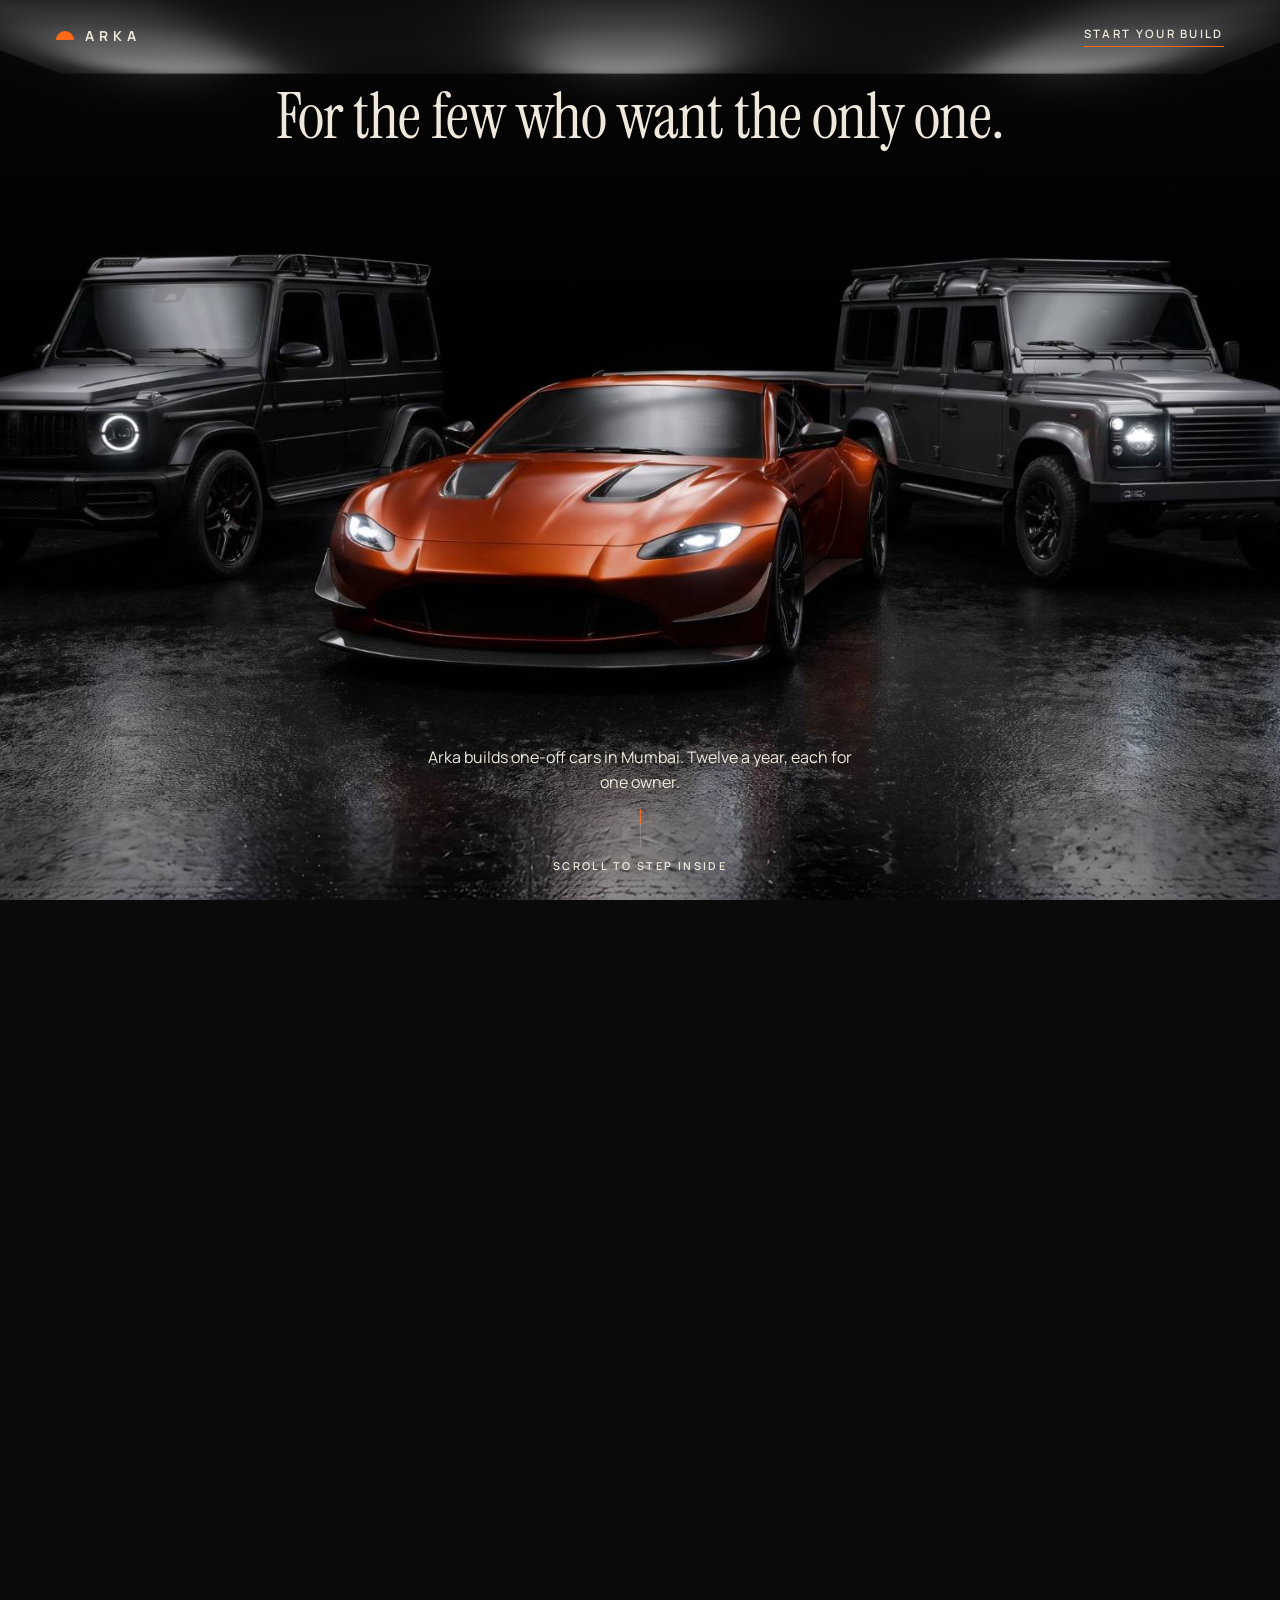
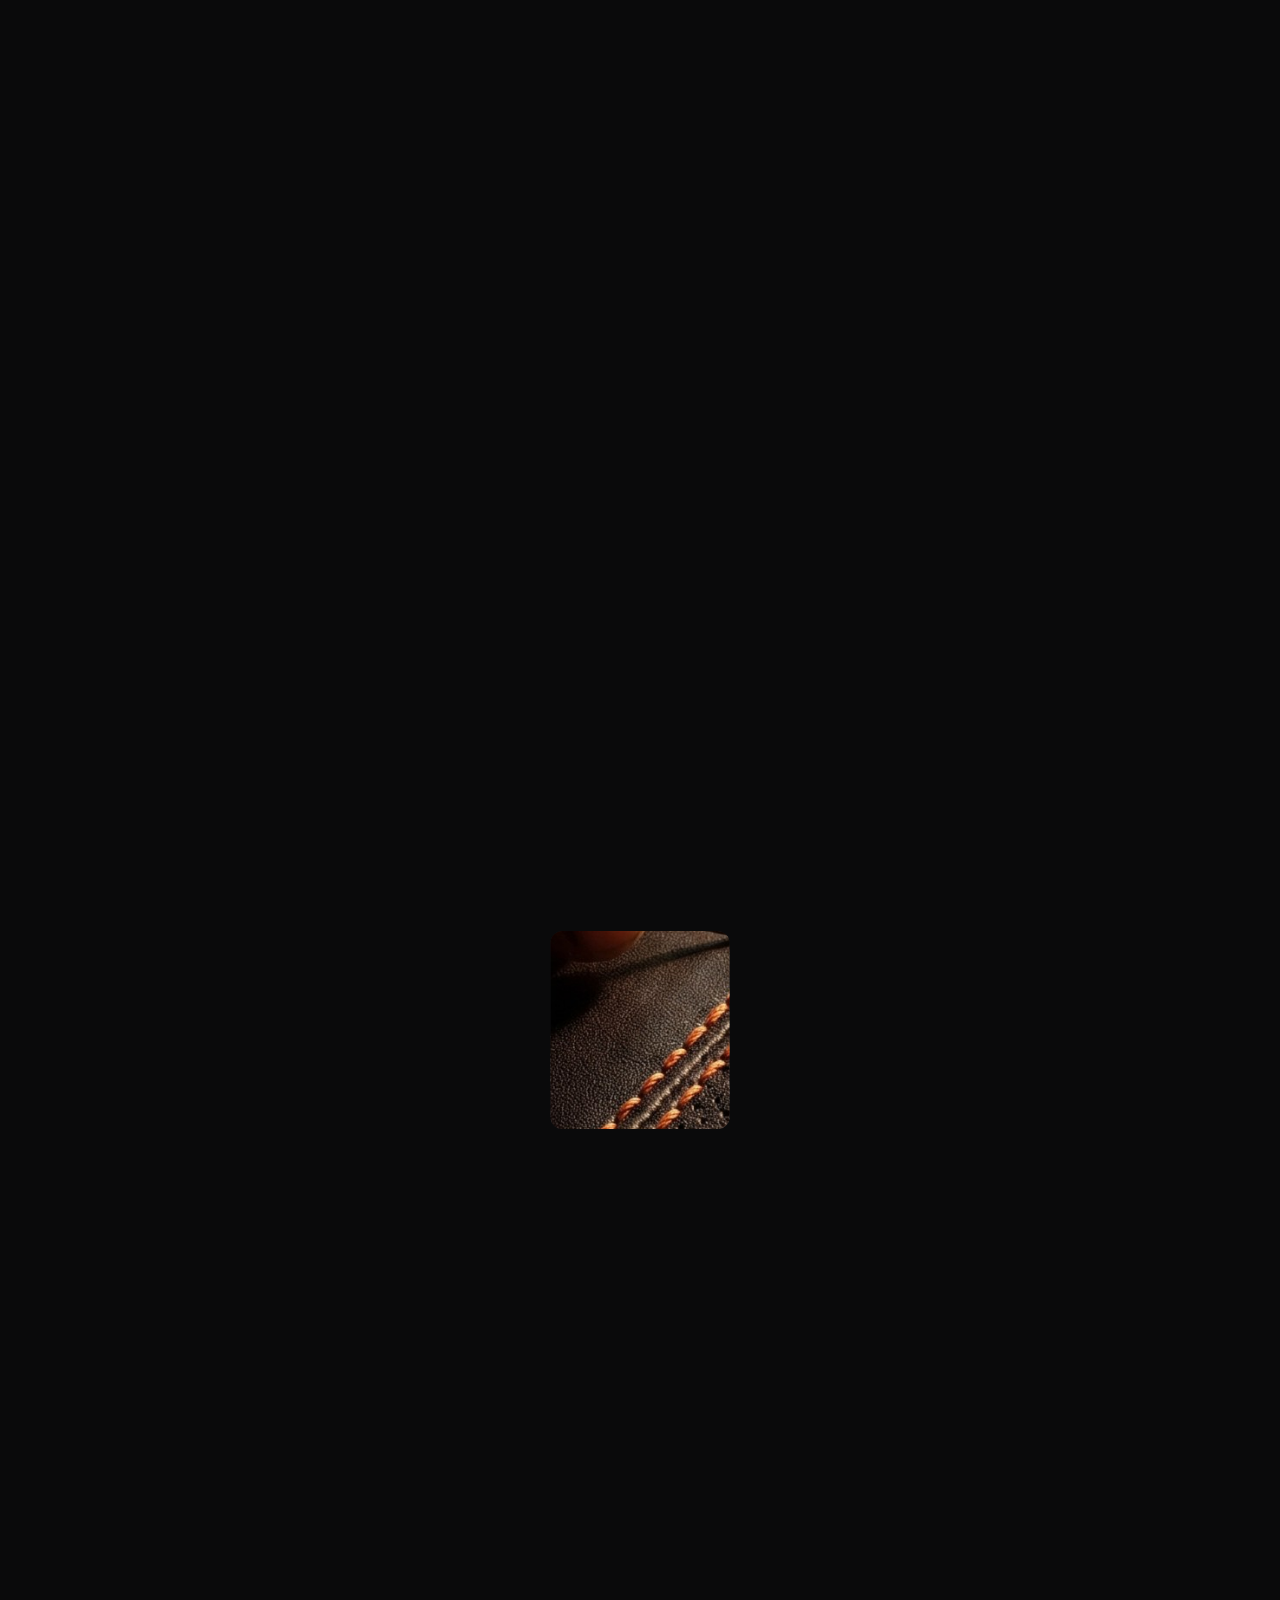
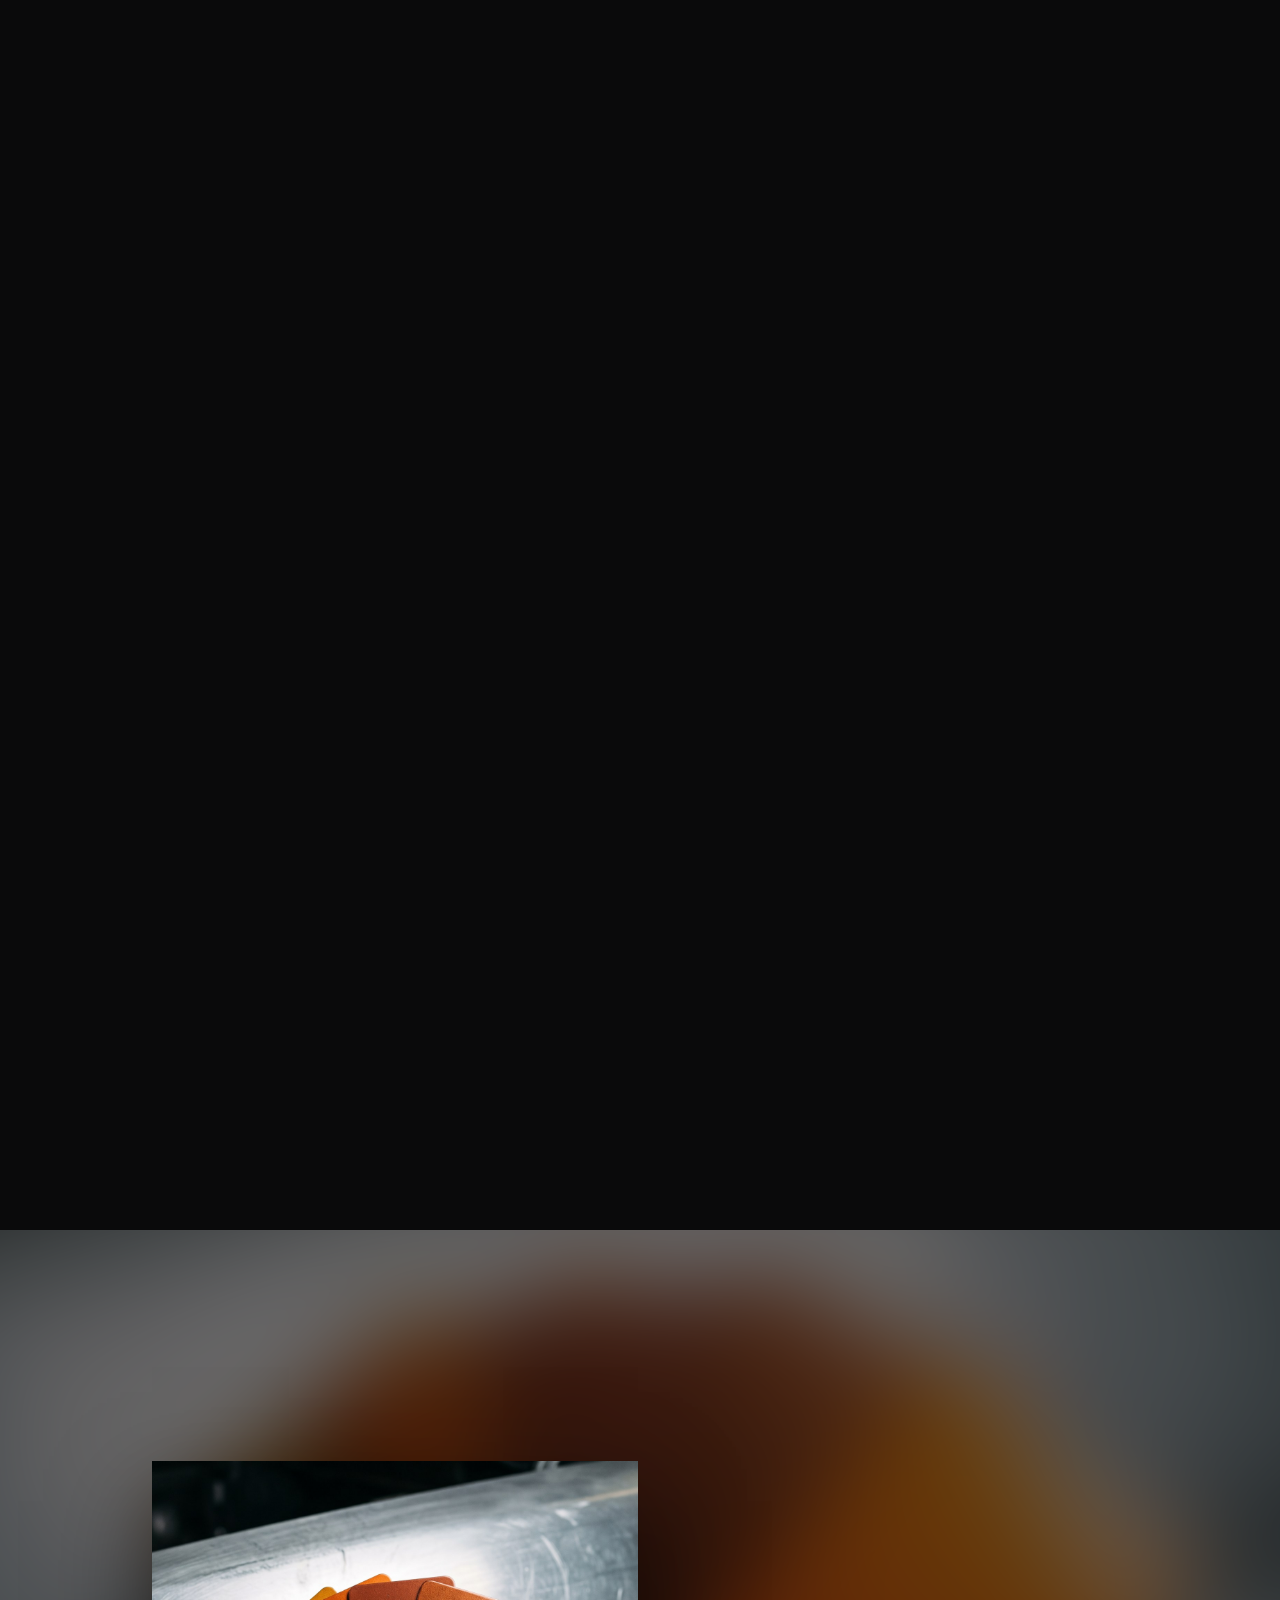
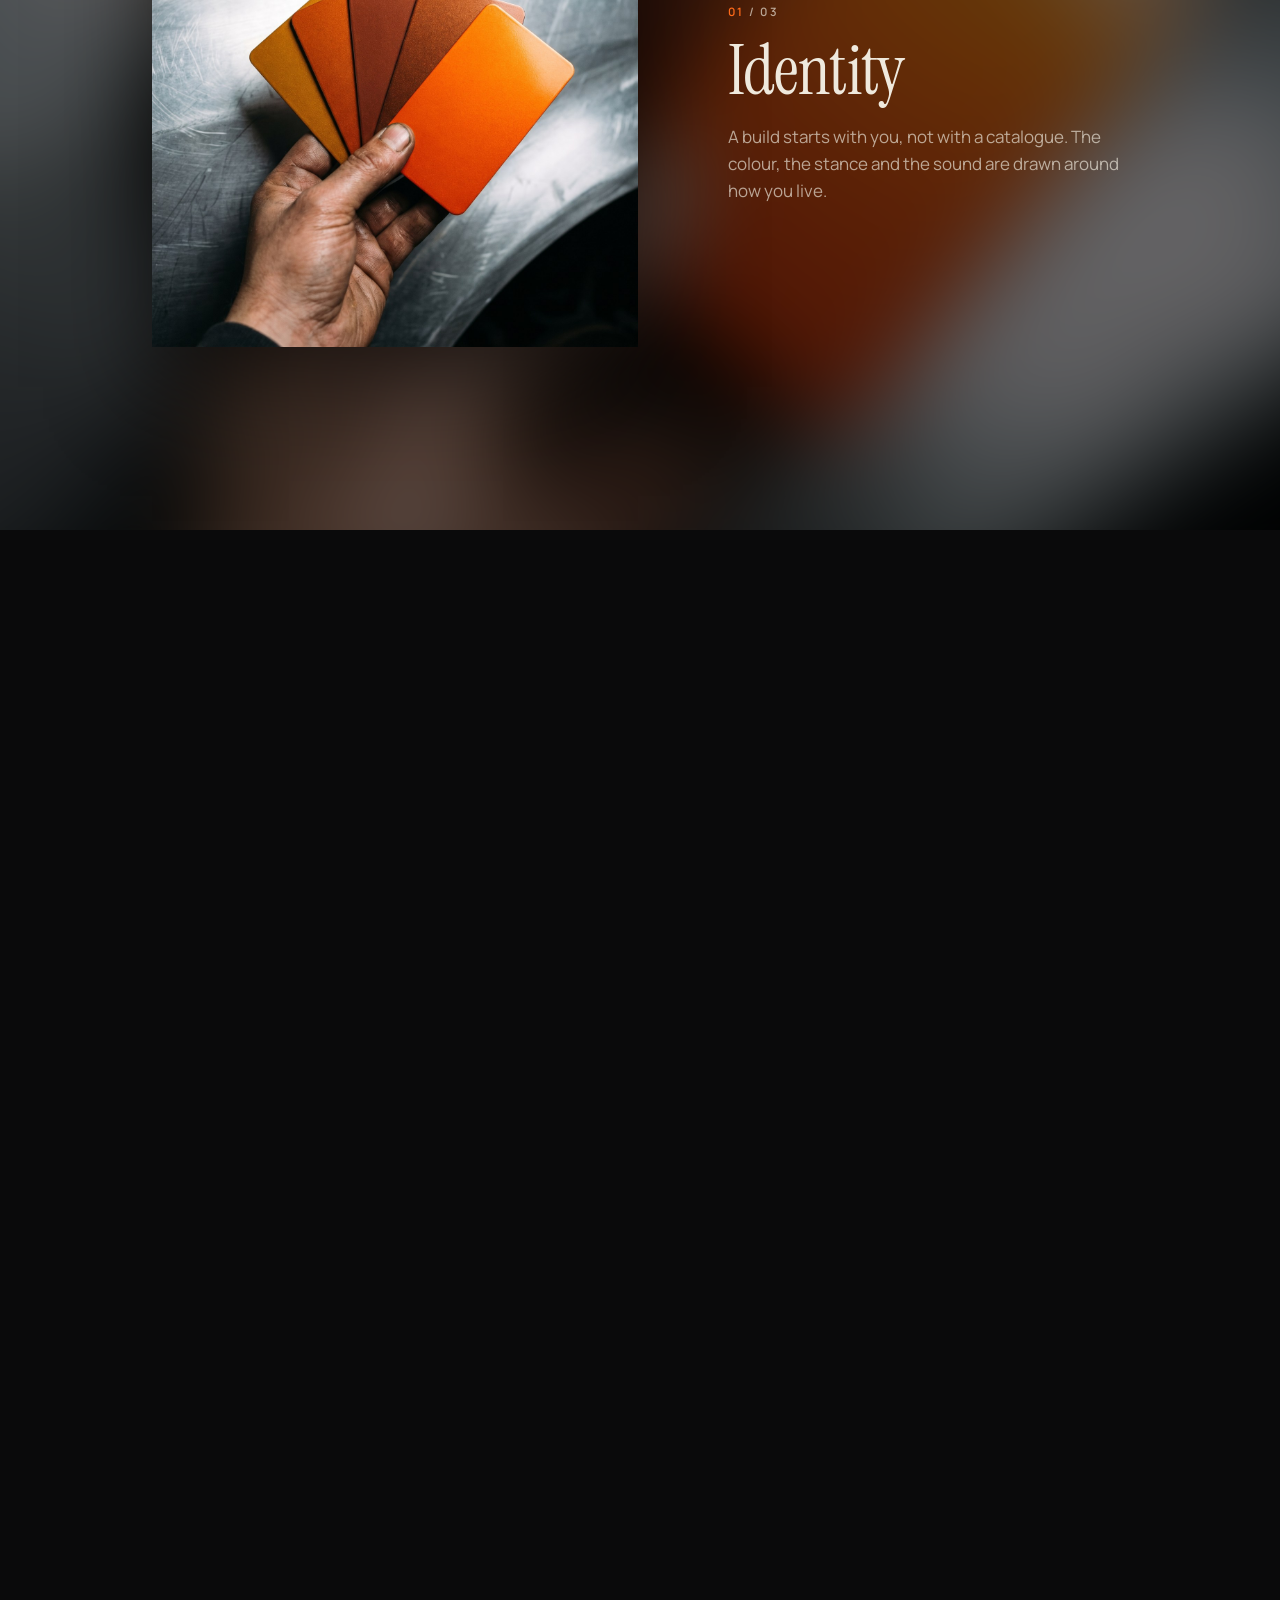
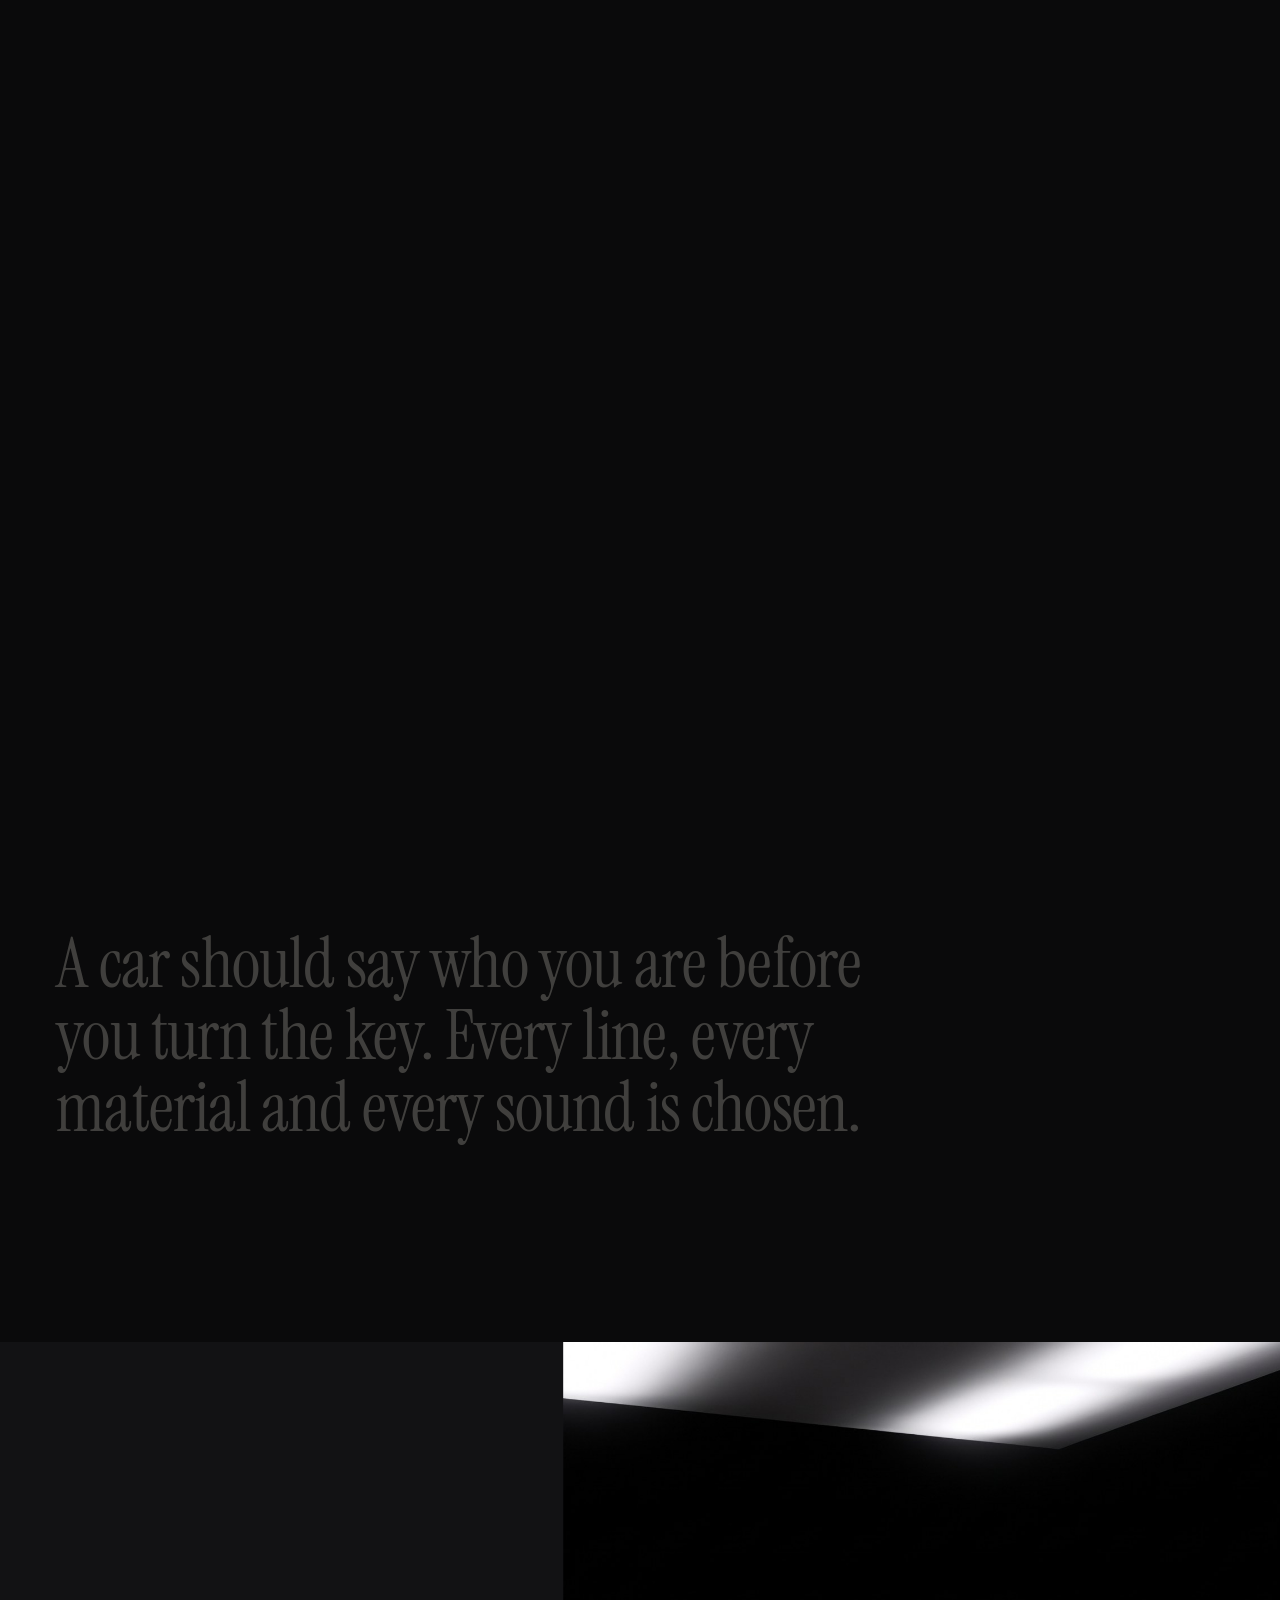
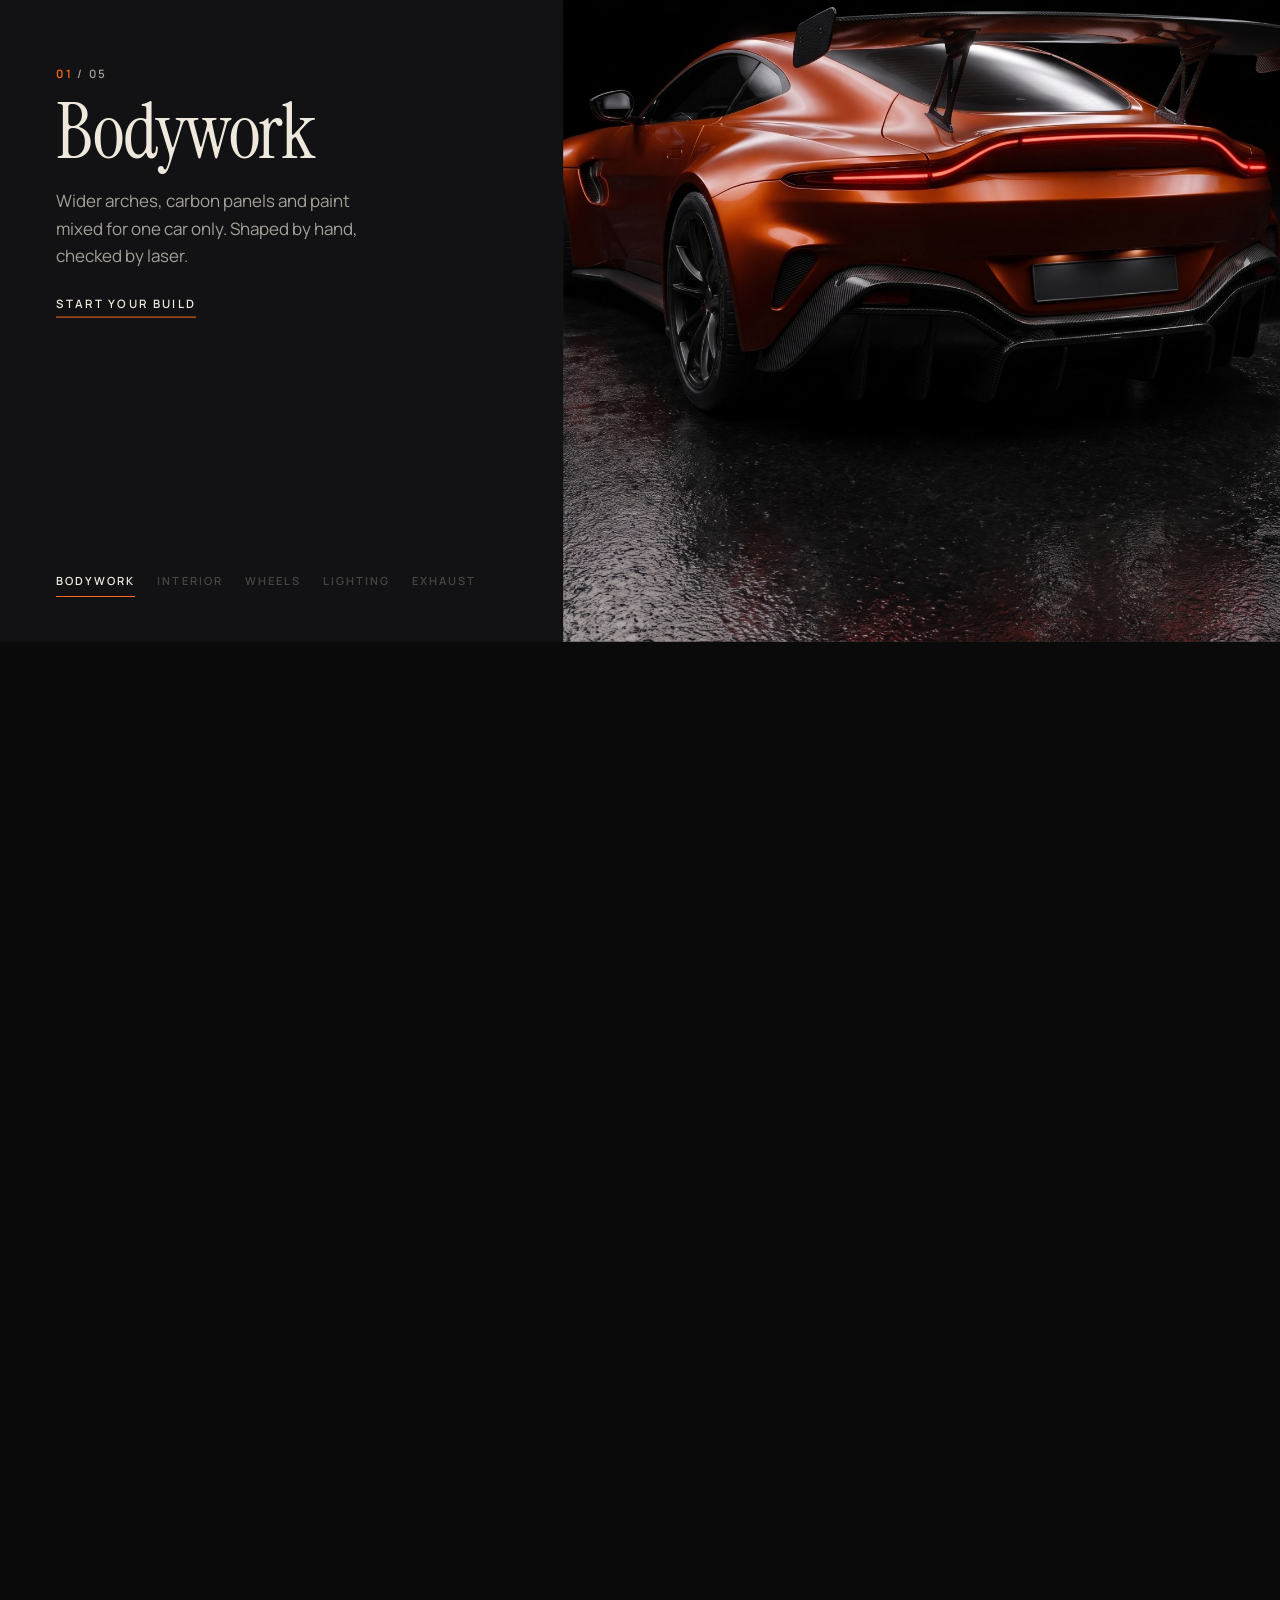
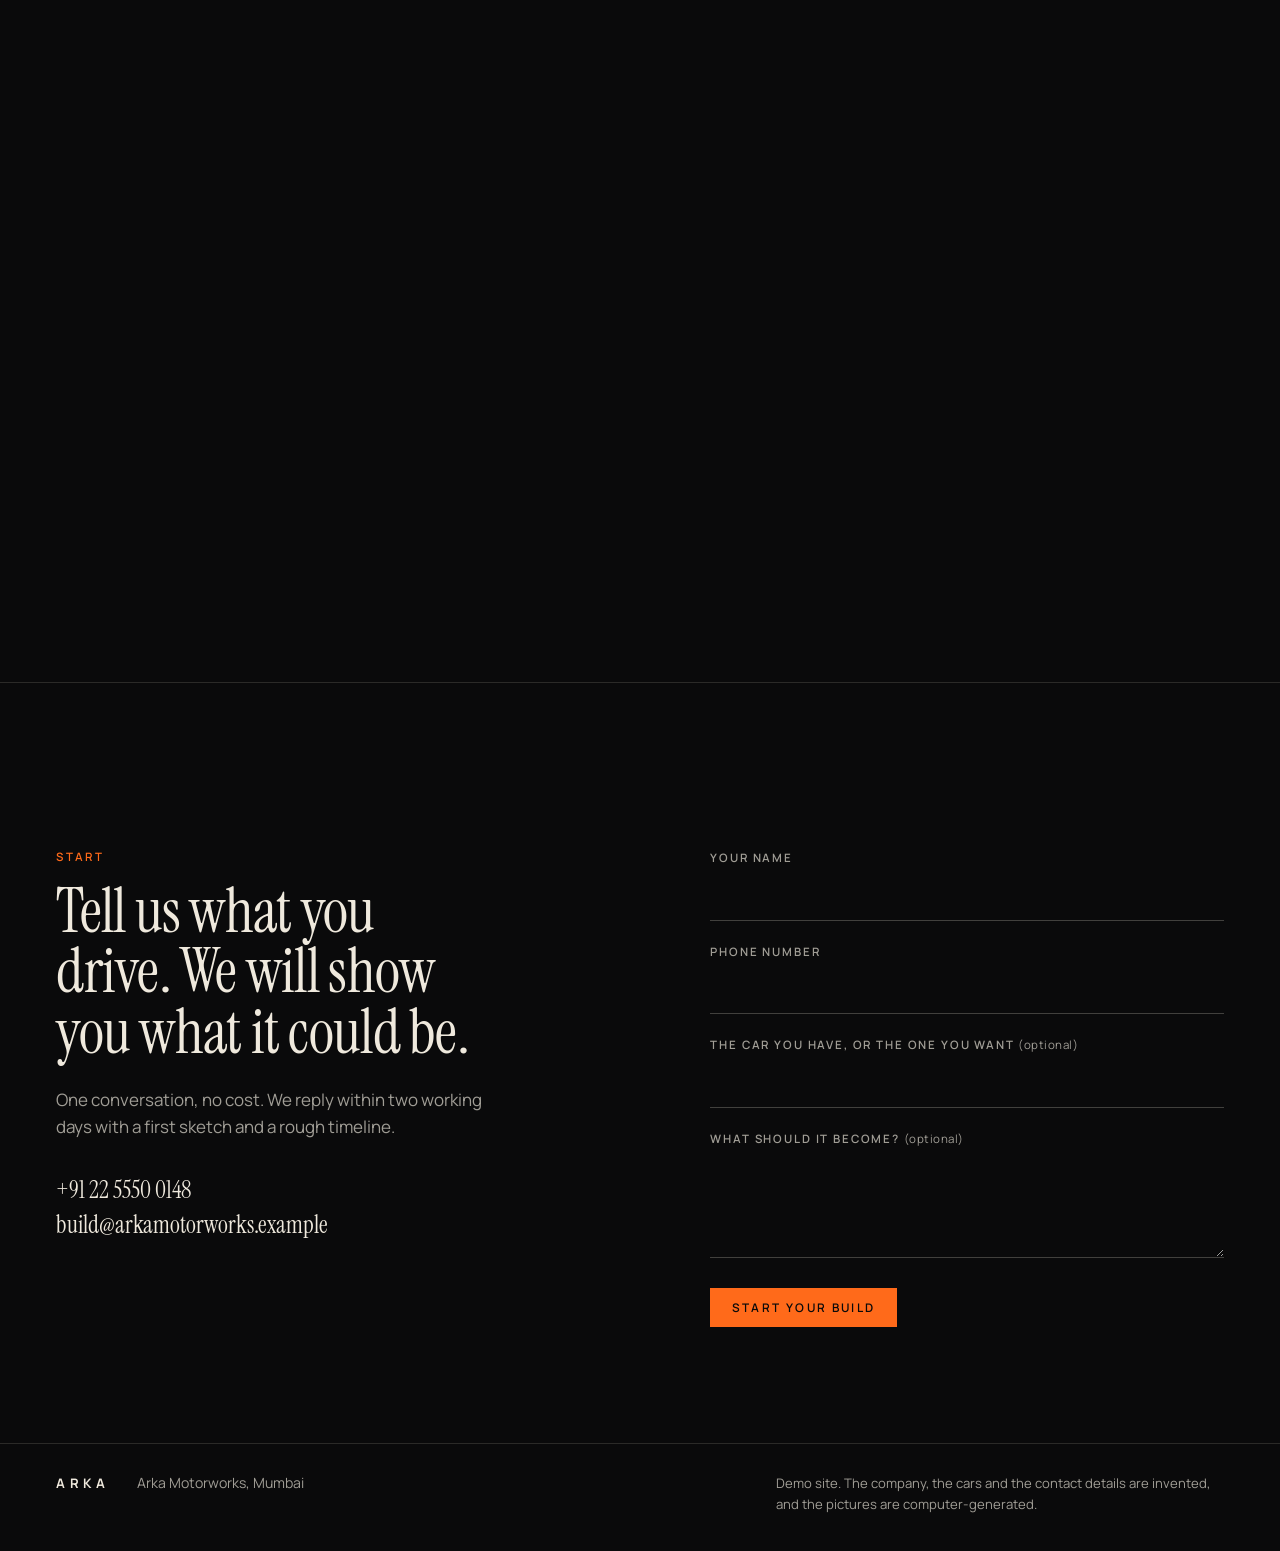
<file: index.html>
<!doctype html>
<html lang="en">
<head>
  <meta charset="utf-8">
  <meta name="viewport" content="width=device-width, initial-scale=1">
  <title>Arka Motorworks | One-off cars, built in Mumbai</title>
  <meta name="description" content="Arka builds one-off cars in Mumbai, twelve a year, each for one owner. Scroll to step inside one, see how we work, and start your own build.">
  <meta name="theme-color" content="#0a0a0b">
  <script>document.documentElement.classList.add("js");</script>
  <link rel="preconnect" href="https://fonts.googleapis.com">
  <link rel="preconnect" href="https://fonts.gstatic.com" crossorigin>
  <link href="https://fonts.googleapis.com/css2?family=Instrument+Serif:ital@0;1&family=Manrope:wght@400;500;600;700&display=swap" rel="stylesheet">
  <link rel="stylesheet" href="styles.css">
</head>
<body>
  <a class="skip" href="#approach">Skip the opening film</a>

  <header class="bar">
    <a class="mark" href="#top" aria-label="Arka Motorworks, back to the top"><span class="mark-sun" aria-hidden="true"></span><span id="brand">Arka</span></a>
    <a class="bar-link" href="#start" id="barStart">Start your build</a>
  </header>

  <main>
    <!-- Opening: the page pins, and scrolling flies the camera into the car -->
    <section class="fly" id="top" aria-label="Three cars. Scrolling moves the camera into the middle one.">
      <div class="fly-pin">
        <canvas class="fly-film" id="film" aria-hidden="true"></canvas>
        <div class="fly-shade" aria-hidden="true"></div>
        <div class="fly-hero" id="hero">
          <h1 class="display" id="heroTitle"></h1>
          <p id="heroNote"></p>
        </div>
        <div class="fly-say" id="say">
          <p class="display" id="sayText"></p>
        </div>
        <p class="fly-hint" id="hint" aria-hidden="true"><span class="fly-hint-line"></span><span id="hintText"></span></p>
        <div class="fly-black" id="black" aria-hidden="true"></div>
      </div>
    </section>

    <!-- A picture that grows from the middle of the screen -->
    <section class="approach" id="approach">
      <div class="approach-pin">
        <div class="approach-pic"><div id="approachPic"></div></div>
        <div class="approach-shade" aria-hidden="true"></div>
        <div class="approach-words">
          <p class="tag" id="approachLabel"></p>
          <h2 class="display" id="approachTitle"></h2>
        </div>
        <div class="approach-foot">
          <ul class="facts" id="facts"></ul>
          <div class="approach-side">
            <p id="approachText"></p>
            <a class="btn" href="#start" id="approachButton"></a>
          </div>
        </div>
      </div>
    </section>

    <!-- Three ideas, one at a time -->
    <section class="values" id="values" aria-label="How we think about a build">
      <div class="values-pin">
        <div class="values-bg" id="valuesBg" aria-hidden="true"></div>
        <div class="values-list" id="valuesList"></div>
      </div>
    </section>

    <!-- A sentence that lights up as you scroll -->
    <section class="line" id="line">
      <p class="display" id="lineText"></p>
    </section>

    <!-- What we do -->
    <section class="services" id="services" aria-label="What we do">
      <div class="services-pin">
        <div class="services-pics" id="servicePics" aria-hidden="true"></div>
        <div class="services-words" id="serviceWords"></div>
        <ol class="services-index" id="serviceIndex" aria-label="Jump to a service"></ol>
      </div>
    </section>

    <!-- Start your build -->
    <section class="start" id="start">
      <div class="wrap start-grid">
        <div>
          <p class="tag" id="startLabel"></p>
          <h2 class="display" id="startTitle"></h2>
          <p class="start-text" id="startText"></p>
          <p class="start-contact"><a id="startPhone"></a><a id="startEmail"></a></p>
        </div>
        <form class="form" id="startForm" novalidate>
          <div class="field">
            <label for="fName">Your name</label>
            <input id="fName" name="name" type="text" autocomplete="name" required aria-describedby="fNameErr">
            <p class="field-error" id="fNameErr"></p>
          </div>
          <div class="field">
            <label for="fPhone">Phone number</label>
            <input id="fPhone" name="phone" type="tel" autocomplete="tel" required aria-describedby="fPhoneErr">
            <p class="field-error" id="fPhoneErr"></p>
          </div>
          <div class="field">
            <label for="fCar">The car you have, or the one you want <span class="optional">(optional)</span></label>
            <input id="fCar" name="car" type="text">
          </div>
          <div class="field">
            <label for="fNote">What should it become? <span class="optional">(optional)</span></label>
            <textarea id="fNote" name="note" rows="3"></textarea>
          </div>
          <button class="btn btn-solid" type="submit" id="startButton"></button>
          <p class="form-status" id="formStatus" role="status"></p>
        </form>
      </div>
    </section>
  </main>

  <footer class="footer">
    <div class="wrap footer-row">
      <p class="footer-mark" id="footMark"></p>
      <p id="footCity"></p>
      <p class="footer-note">Demo site. The company, the cars and the contact details are invented, and the pictures are computer-generated.</p>
    </div>
  </footer>

  <script src="config.js"></script>
  <script src="app.js"></script>
</body>
</html>
</file>
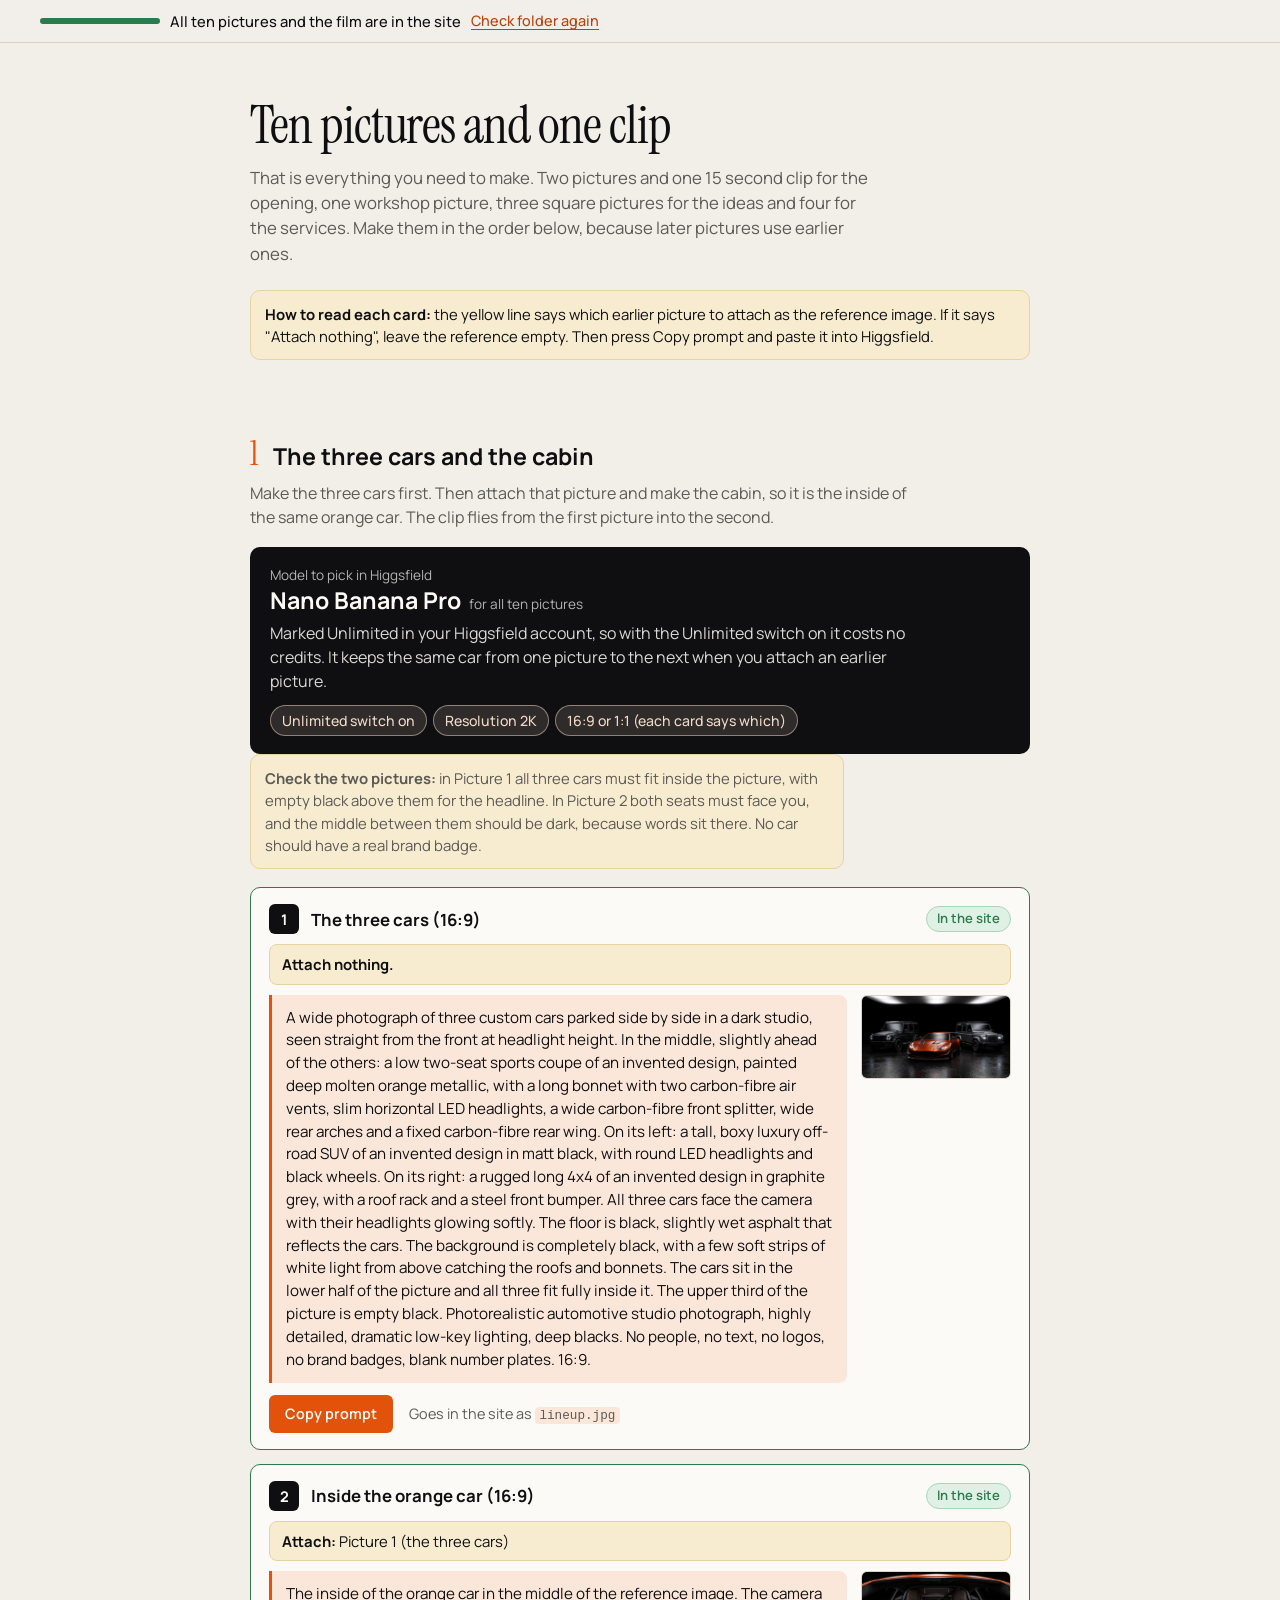
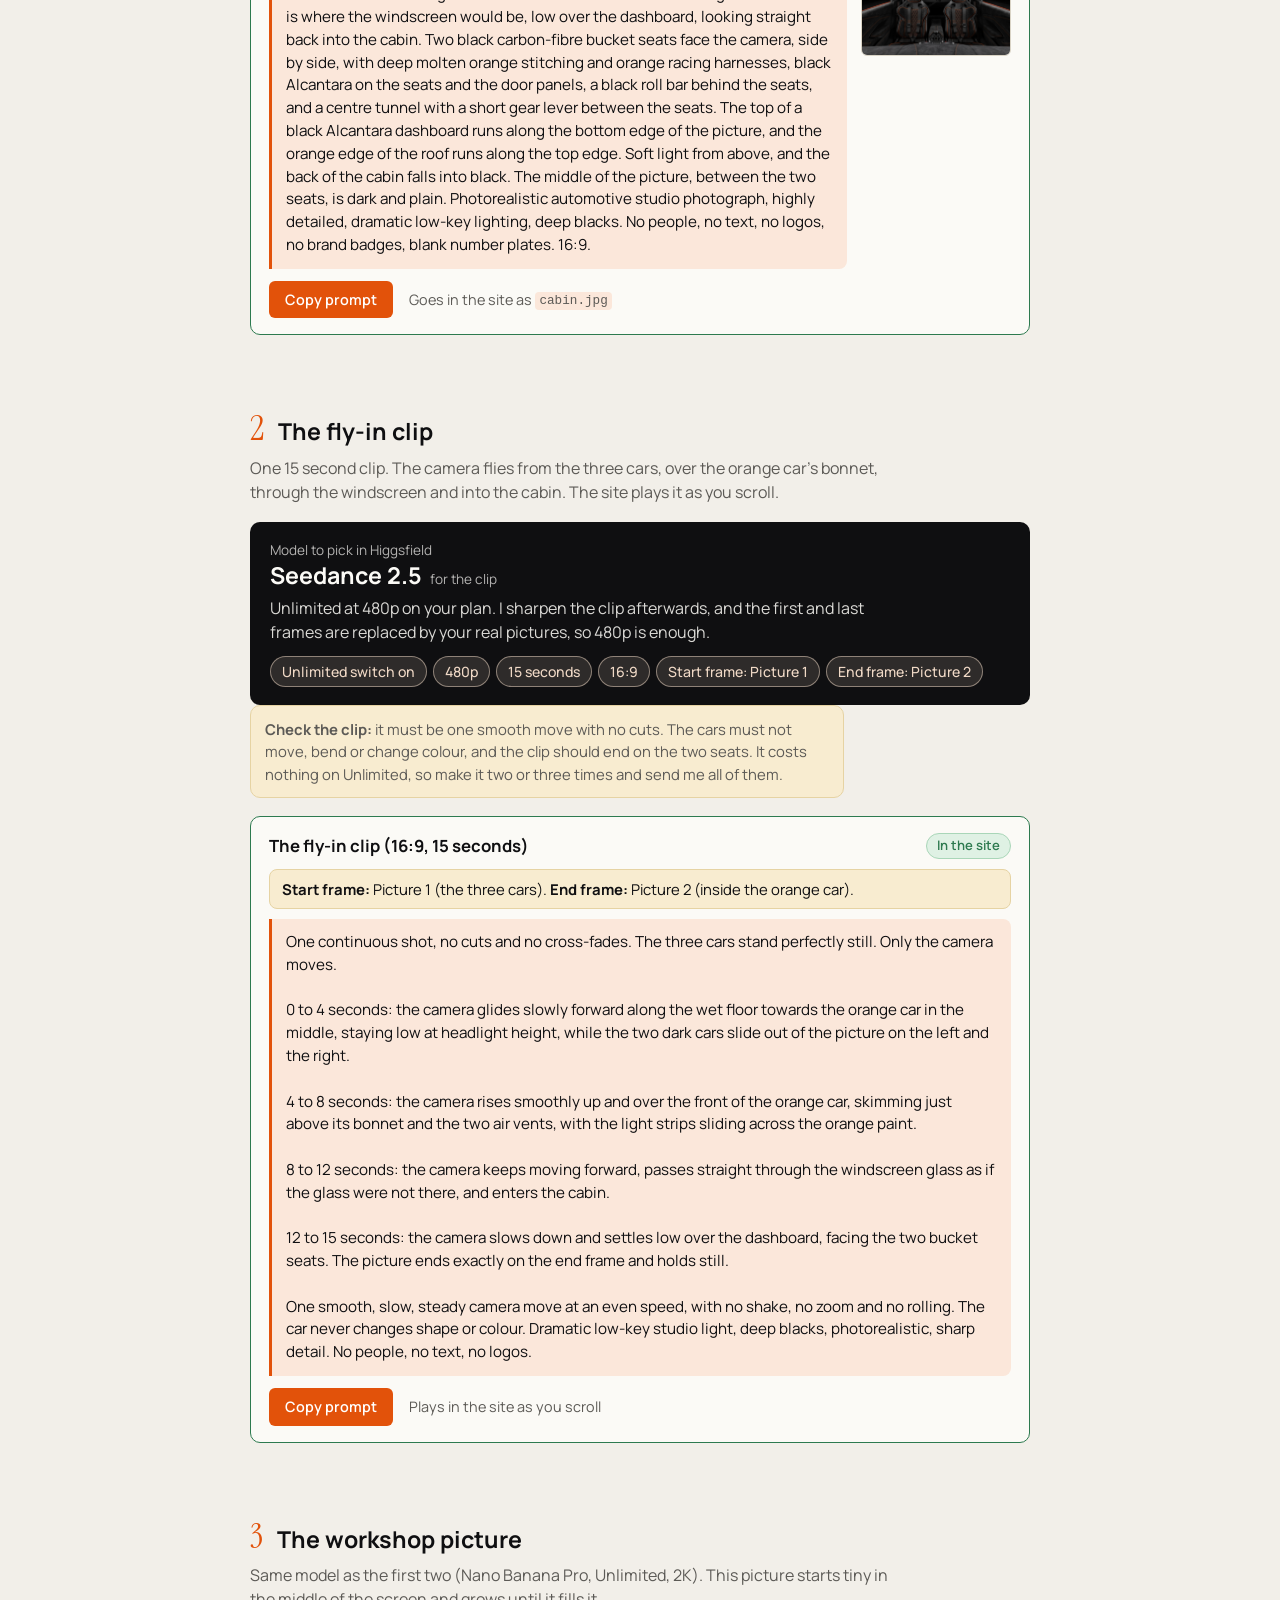
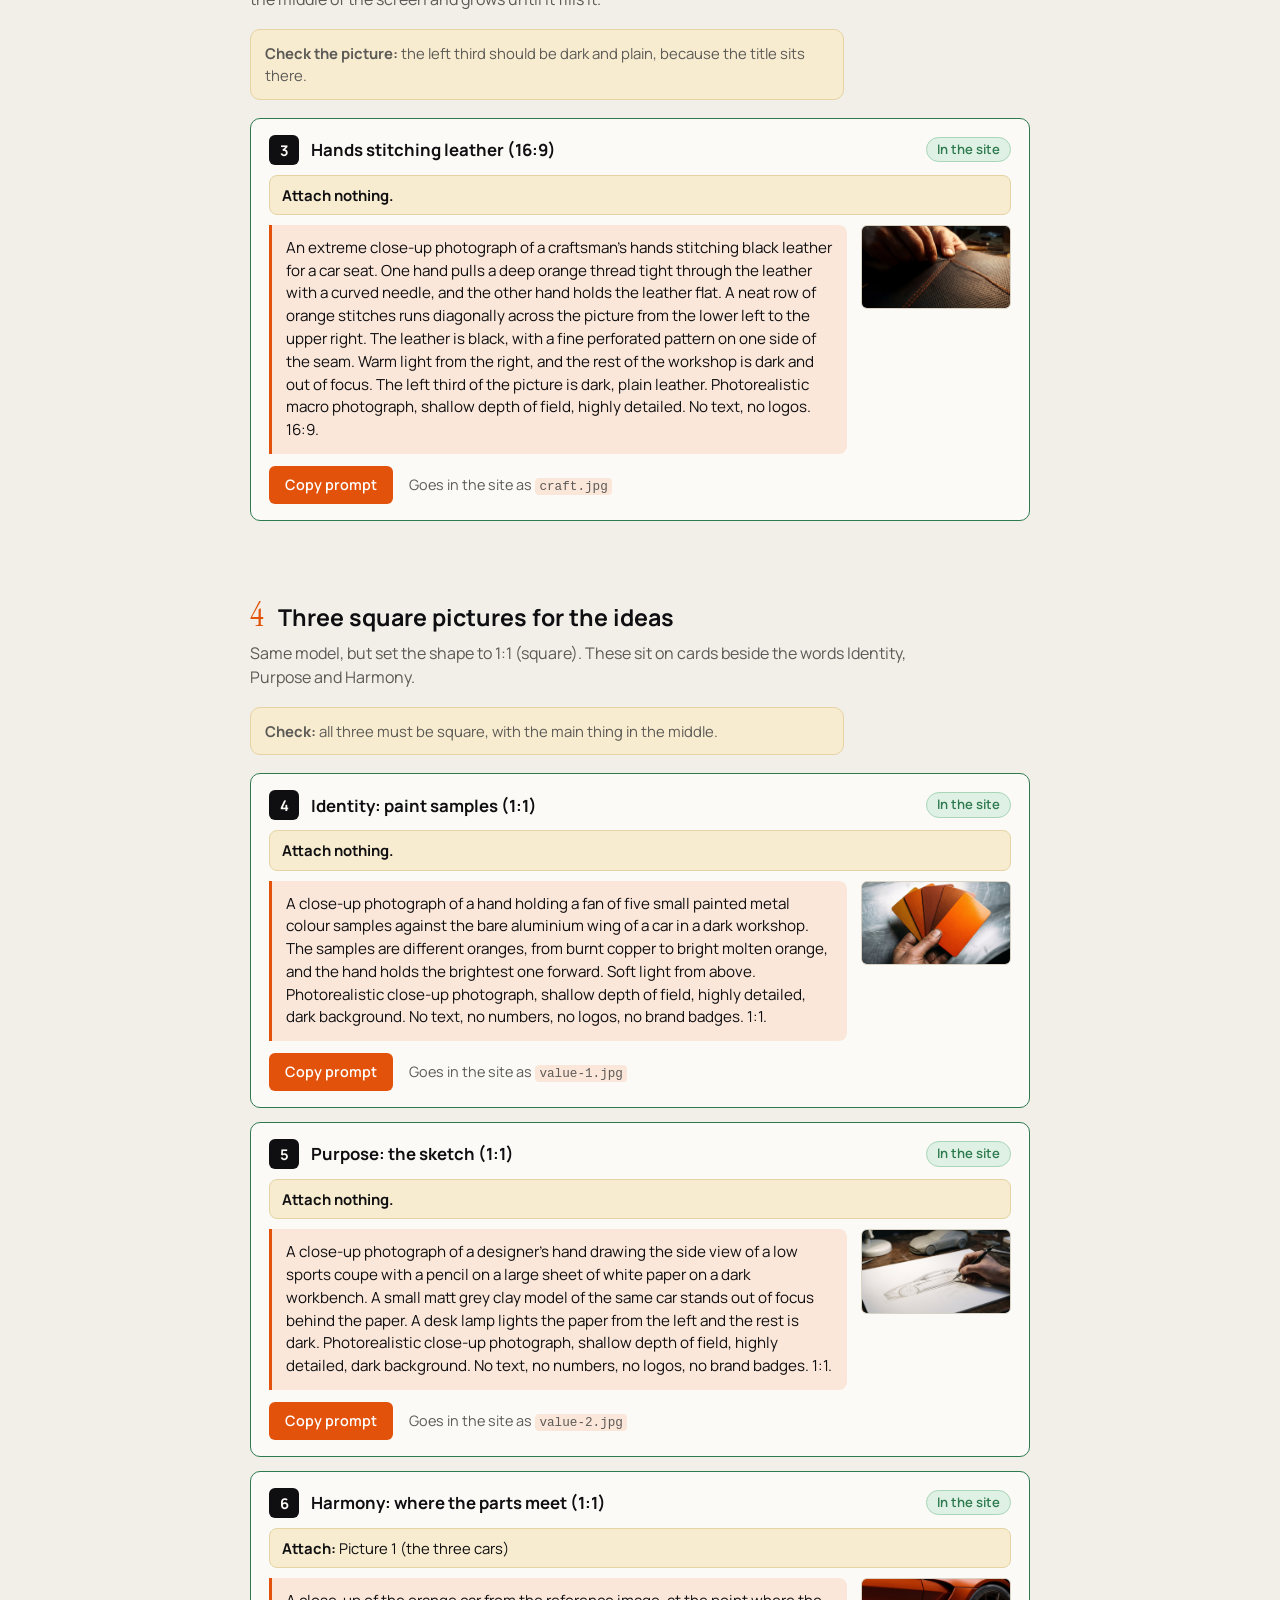
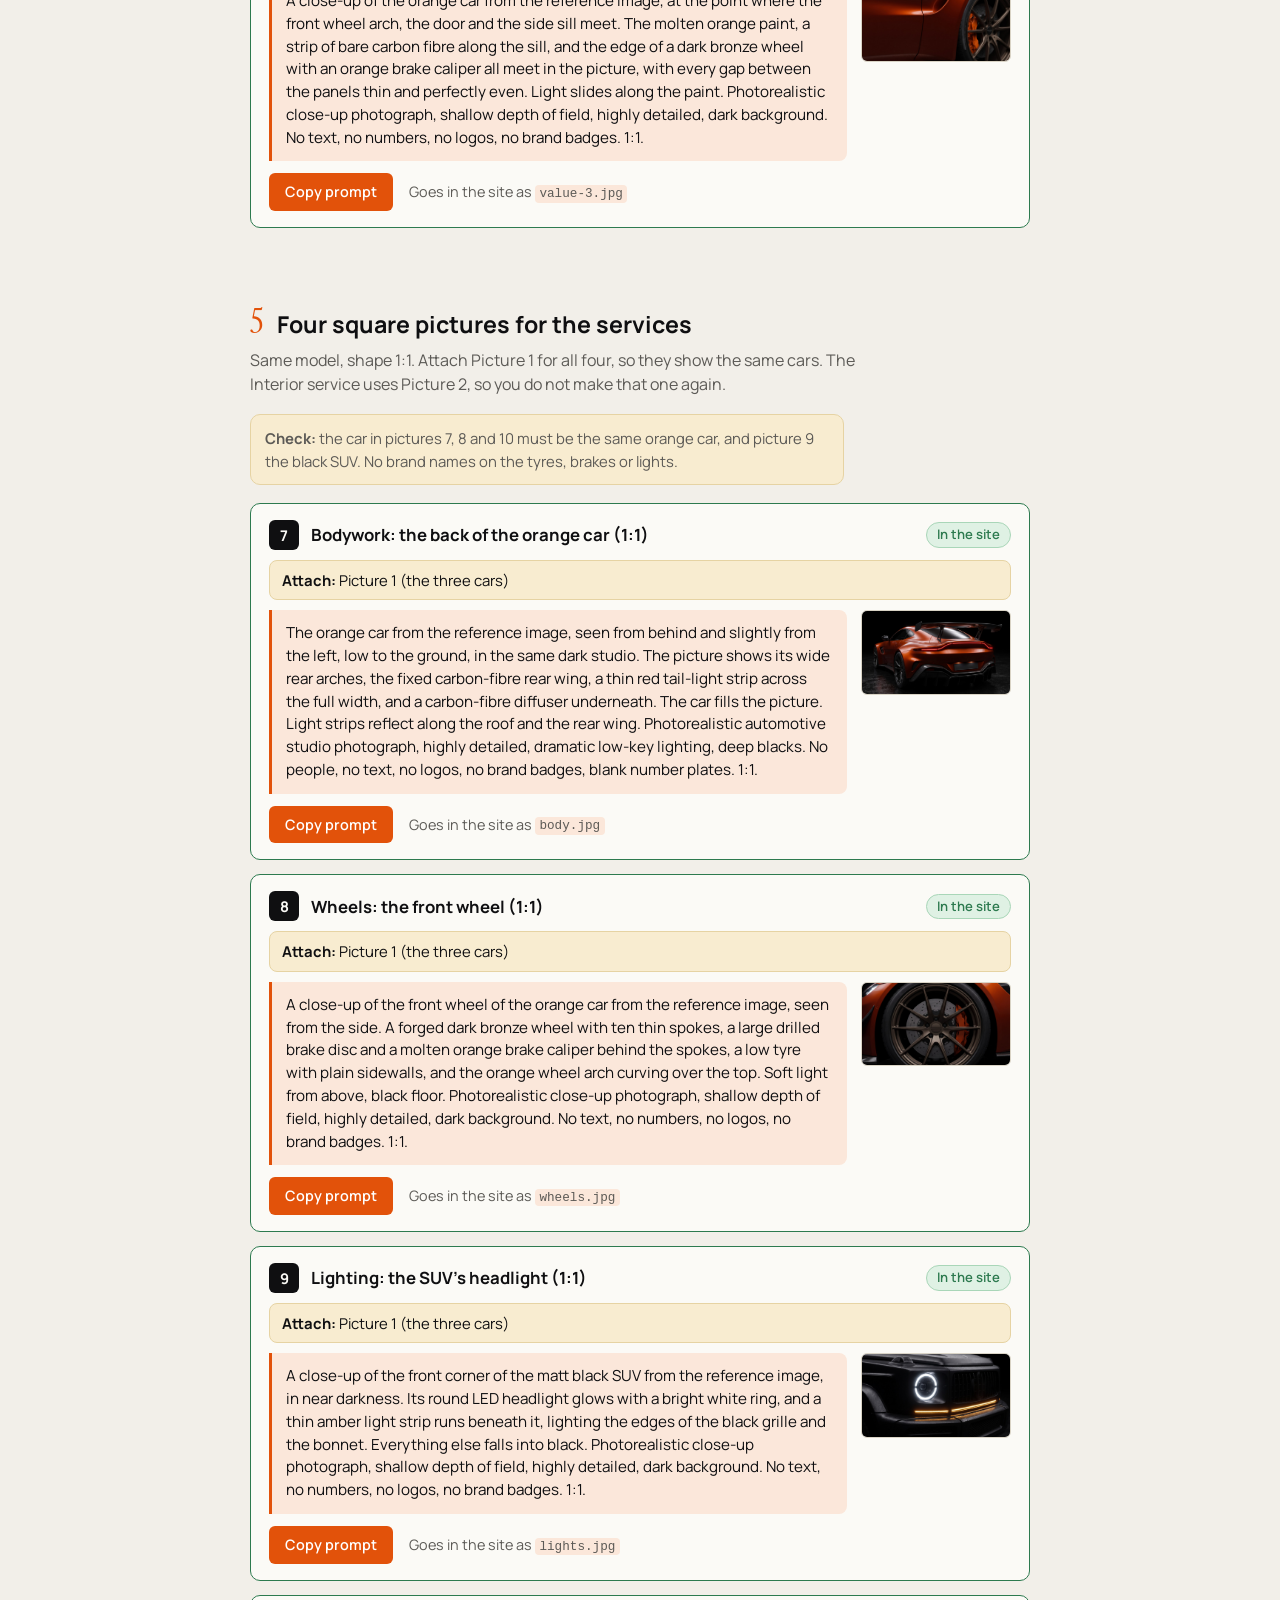
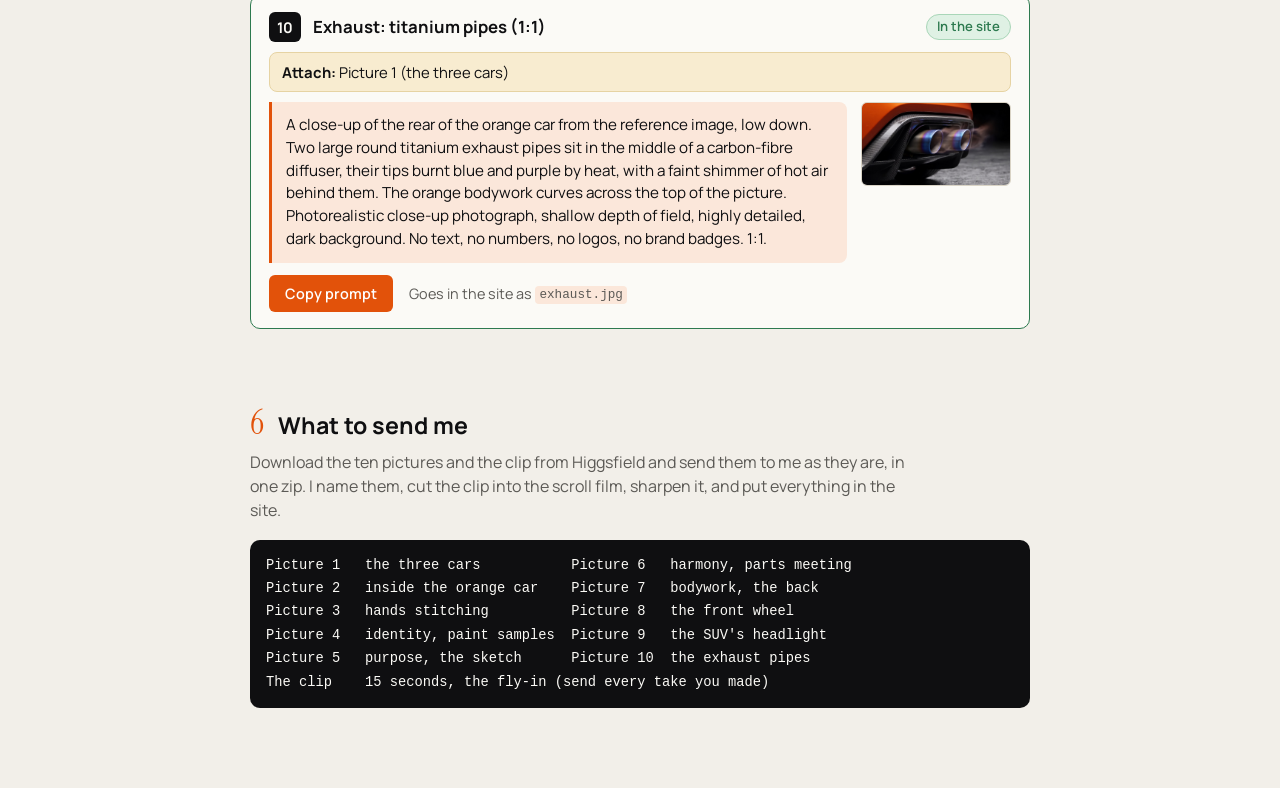
<file: guide.html>
<!doctype html>
<html lang="en">
<head>
  <meta charset="utf-8">
  <meta name="viewport" content="width=device-width, initial-scale=1">
  <title>Picture guide | Arka Motorworks</title>
  <link rel="preconnect" href="https://fonts.googleapis.com">
  <link rel="preconnect" href="https://fonts.gstatic.com" crossorigin>
  <link href="https://fonts.googleapis.com/css2?family=Instrument+Serif&family=Manrope:wght@400;500;600;700&display=swap" rel="stylesheet">
  <style>
    :root {
      --page: #f2efe9;
      --sheet: #fbfaf6;
      --ink: #0f0f11;
      --ink-soft: #5c5a56;
      --line: #d9d3c5;
      --brick: #e2520a;
      --brick-deep: #b8420a;
      --tint: #fbe7da;
      --sand: #f0d9c6;
      --ok: #2d7a4f;
      --display: "Instrument Serif", Georgia, serif;
      --text: "Manrope", system-ui, -apple-system, "Segoe UI", sans-serif;
      --mono: ui-monospace, "Cascadia Mono", Consolas, monospace;
    }

    *, *::before, *::after { box-sizing: border-box; }

    body {
      margin: 0;
      background: var(--page);
      color: var(--ink);
      font-family: var(--text);
      font-size: 16px;
      line-height: 1.5;
      -webkit-font-smoothing: antialiased;
    }

    :focus-visible { outline: 2px solid var(--brick); outline-offset: 2px; border-radius: 4px; }

    a { color: var(--brick-deep); }
    code { font-family: var(--mono); font-size: 0.88em; background: var(--tint); padding: 0.1em 0.35em; border-radius: 4px; }

    /* ---------- Sticky bar: what is in the site so far ---------- */
    .bar {
      position: sticky;
      top: 0;
      z-index: 5;
      display: flex;
      flex-wrap: wrap;
      align-items: center;
      gap: 10px 20px;
      padding: 10px clamp(16px, 4vw, 40px);
      background: rgba(242, 239, 233, 0.94);
      border-bottom: 1px solid var(--line);
    }

    .progress { display: flex; flex-wrap: wrap; align-items: center; gap: 10px; font-size: 0.92rem; font-weight: 500; }
    .meter { width: 120px; height: 6px; border-radius: 3px; background: var(--line); overflow: hidden; }
    .meter span { display: block; height: 100%; width: 0; background: var(--ok); transition: width 300ms ease; }

    .linkbtn {
      border: 0; background: none; padding: 0; font: inherit; font-size: 0.9rem;
      color: var(--brick-deep); text-decoration: underline; text-underline-offset: 3px; cursor: pointer;
    }

    /* ---------- Page ---------- */
    main { max-width: 860px; margin: 0 auto; padding: clamp(24px, 5vw, 56px) clamp(16px, 4vw, 40px) 80px; }

    h1 { margin: 0 0 0.25em; font-family: var(--display); font-weight: 400; font-size: clamp(2.2rem, 5.2vw, 3.3rem); line-height: 1; letter-spacing: -0.02em; }
    .lede { margin: 0 0 24px; max-width: 62ch; color: var(--ink-soft); font-size: 1.05rem; }

    .step { margin-top: clamp(40px, 7vw, 72px); }
    .step > h2 { display: flex; align-items: baseline; gap: 14px; margin: 0 0 6px; font-size: 1.45rem; font-weight: 700; line-height: 1.2; }
    .step > h2 .num { font-family: var(--display); font-weight: 400; font-size: 2.2rem; color: var(--brick); }
    .step > p { margin: 0 0 18px; max-width: 66ch; color: var(--ink-soft); }

    /* Model recommendation */
    .model { padding: 18px 20px; border-radius: 10px; background: var(--ink); color: var(--sheet); }
    .model .label { margin: 0; font-size: 0.85rem; color: rgba(251, 250, 246, 0.7); }
    .model .name { margin: 2px 0 6px; font-size: 1.45rem; font-weight: 700; line-height: 1.2; }
    .model .name small { margin-left: 8px; font-size: 0.85rem; font-weight: 400; color: rgba(251, 250, 246, 0.7); }
    .model .why { margin: 0 0 12px; max-width: 64ch; color: rgba(251, 250, 246, 0.86); }
    .chips { display: flex; flex-wrap: wrap; gap: 6px; margin: 0; padding: 0; list-style: none; }
    .chips li { padding: 4px 11px; border-radius: 999px; background: rgba(240, 217, 198, 0.14); border: 1px solid rgba(240, 217, 198, 0.5); color: var(--sand); font-size: 0.88rem; font-weight: 500; }

    /* One card per thing to generate */
    .asset { margin-top: 14px; padding: 16px 18px; background: var(--sheet); border: 1px solid var(--line); border-radius: 10px; }
    .asset.is-found { border-color: var(--ok); }
    .asset-head { display: flex; flex-wrap: wrap; align-items: center; gap: 8px 12px; margin-bottom: 10px; }
    .asset-head h3 { margin: 0; font-size: 1.05rem; font-weight: 700; }
    .asset-head .n { display: inline-grid; place-items: center; min-width: 30px; height: 30px; padding: 0 8px; border-radius: 6px; background: var(--ink); color: var(--sheet); font-weight: 700; font-size: 0.92rem; }
    .status { margin-left: auto; padding: 2px 10px; border-radius: 999px; font-size: 0.82rem; font-weight: 600; background: var(--page); color: var(--ink-soft); border: 1px solid var(--line); }
    .is-found .status { background: #dff1e4; color: var(--ok); border-color: #a9d6b8; }

    .attach { margin: 0 0 10px; padding: 8px 12px; border-radius: 8px; background: #f8ecd0; border: 1px solid #e6d3a3; font-size: 0.93rem; }
    .attach b { font-weight: 700; }

    .asset-body { display: flex; gap: 14px; align-items: flex-start; }
    .prompt { flex: 1; margin: 0; padding: 12px 14px; border-left: 3px solid var(--brick); border-radius: 0 8px 8px 0; background: var(--tint); font-size: 0.95rem; white-space: pre-wrap; }
    .preview { flex: none; width: 150px; aspect-ratio: 16 / 9; object-fit: cover; border-radius: 6px; border: 1px solid var(--line); }
    .preview[hidden] { display: none; }

    .asset-foot { display: flex; flex-wrap: wrap; align-items: center; gap: 8px 16px; margin-top: 12px; font-size: 0.9rem; color: var(--ink-soft); }
    .copy { border: 0; border-radius: 6px; padding: 8px 16px; background: var(--brick); color: #fff; font: inherit; font-size: 0.9rem; font-weight: 600; cursor: pointer; }
    .copy:hover { background: var(--brick-deep); }
    .copy.is-done { background: var(--ok); }

    .note { margin: 14px 0 0; padding: 12px 14px; border-radius: 10px; background: #f8ecd0; border: 1px solid #e6d3a3; font-size: 0.93rem; }

    .files { margin: 0; padding: 14px 16px; border-radius: 10px; background: var(--ink); color: var(--sheet); font-family: var(--mono); font-size: 0.86rem; line-height: 1.7; overflow-x: auto; }

    @media (max-width: 620px) {
      .bar { position: static; }
      .asset-body { flex-direction: column; }
      .preview { width: 100%; }
    }

    @media (prefers-reduced-motion: reduce) { .meter span { transition: none; } }
  </style>
</head>
<body>
  <div class="bar">
    <div class="progress" aria-live="polite">
      <div class="meter" aria-hidden="true"><span id="meterFill"></span></div>
      <span id="progressText">Checking folder</span>
      <button class="linkbtn" id="recheck" type="button">Check folder again</button>
    </div>
  </div>

  <main>
    <h1>Ten pictures and one clip</h1>
    <p class="lede">
      That is everything you need to make. Two pictures and one 15 second clip for the opening,
      one workshop picture, three square pictures for the ideas and four for the services.
      Make them in the order below, because later pictures use earlier ones.
    </p>

    <p class="note">
      <b>How to read each card:</b> the yellow line says which earlier picture to attach as the
      reference image. If it says "Attach nothing", leave the reference empty. Then press
      Copy prompt and paste it into Higgsfield.
    </p>

    <div id="groups"></div>

    <section class="step">
      <h2><span class="num" id="filesNum"></span> What to send me</h2>
      <p>Download the ten pictures and the clip from Higgsfield and send them to me as they are, in one zip. I name them, cut the clip into the scroll film, sharpen it, and put everything in the site.</p>
      <pre class="files">Picture 1   the three cars           Picture 6   harmony, parts meeting
Picture 2   inside the orange car    Picture 7   bodywork, the back
Picture 3   hands stitching          Picture 8   the front wheel
Picture 4   identity, paint samples  Picture 9   the SUV's headlight
Picture 5   purpose, the sketch      Picture 10  the exhaust pipes
The clip    15 seconds, the fly-in (send every take you made)</pre>
    </section>
  </main>

  <script>
  (() => {
    "use strict";

    const DIR = "assets/car";
    const TYPES = ["jpg", "png", "webp", "jpeg"];

    const CAR = "a low two-seat sports coupe of an invented design, painted deep molten orange metallic, with a long bonnet with two carbon-fibre air vents, slim horizontal LED headlights, a wide carbon-fibre front splitter, wide rear arches and a fixed carbon-fibre rear wing";
    const LOOK = "Photorealistic automotive studio photograph, highly detailed, dramatic low-key lighting, deep blacks. No people, no text, no logos, no brand badges, blank number plates.";
    const CLOSE = "Photorealistic close-up photograph, shallow depth of field, highly detailed, dark background. No text, no numbers, no logos, no brand badges.";

    const PICTURE_MODEL = {
      name: "Nano Banana Pro", by: "for all ten pictures",
      why: "Marked Unlimited in your Higgsfield account, so with the Unlimited switch on it costs no credits. It keeps the same car from one picture to the next when you attach an earlier picture.",
      chips: ["Unlimited switch on", "Resolution 2K", "16:9 or 1:1 (each card says which)"],
    };
    const CLIP_MODEL = {
      name: "Seedance 2.5", by: "for the clip",
      why: "Unlimited at 480p on your plan. I sharpen the clip afterwards, and the first and last frames are replaced by your real pictures, so 480p is enough.",
      chips: ["Unlimited switch on", "480p", "15 seconds", "16:9", "Start frame: Picture 1", "End frame: Picture 2"],
    };

    const GROUPS = [
      {
        title: "The three cars and the cabin",
        model: PICTURE_MODEL,
        intro: "Make the three cars first. Then attach that picture and make the cabin, so it is the inside of the same orange car. The clip flies from the first picture into the second.",
        note: "<b>Check the two pictures:</b> in Picture 1 all three cars must fit inside the picture, with empty black above them for the headline. In Picture 2 both seats must face you, and the middle between them should be dark, because words sit there. No car should have a real brand badge.",
        items: [
          { n: 1, file: "lineup", title: "The three cars", ratio: "16:9", attach: null,
            text: `A wide photograph of three custom cars parked side by side in a dark studio, seen straight from the front at headlight height. In the middle, slightly ahead of the others: ${CAR}. On its left: a tall, boxy luxury off-road SUV of an invented design in matt black, with round LED headlights and black wheels. On its right: a rugged long 4x4 of an invented design in graphite grey, with a roof rack and a steel front bumper. All three cars face the camera with their headlights glowing softly. The floor is black, slightly wet asphalt that reflects the cars. The background is completely black, with a few soft strips of white light from above catching the roofs and bonnets. The cars sit in the lower half of the picture and all three fit fully inside it. The upper third of the picture is empty black. ${LOOK} 16:9.` },
          { n: 2, file: "cabin", title: "Inside the orange car", ratio: "16:9", attach: "Picture 1 (the three cars)",
            text: `The inside of the orange car in the middle of the reference image. The camera is where the windscreen would be, low over the dashboard, looking straight back into the cabin. Two black carbon-fibre bucket seats face the camera, side by side, with deep molten orange stitching and orange racing harnesses, black Alcantara on the seats and the door panels, a black roll bar behind the seats, and a centre tunnel with a short gear lever between the seats. The top of a black Alcantara dashboard runs along the bottom edge of the picture, and the orange edge of the roof runs along the top edge. Soft light from above, and the back of the cabin falls into black. The middle of the picture, between the two seats, is dark and plain. ${LOOK} 16:9.` },
        ],
      },
      {
        title: "The fly-in clip",
        model: CLIP_MODEL,
        intro: "One 15 second clip. The camera flies from the three cars, over the orange car's bonnet, through the windscreen and into the cabin. The site plays it as you scroll.",
        note: "<b>Check the clip:</b> it must be one smooth move with no cuts. The cars must not move, bend or change colour, and the clip should end on the two seats. It costs nothing on Unlimited, so make it two or three times and send me all of them.",
        items: [
          { film: true, title: "The fly-in clip", ratio: "16:9, 15 seconds",
            frames: "<b>Start frame:</b> Picture 1 (the three cars). <b>End frame:</b> Picture 2 (inside the orange car).",
            text: `One continuous shot, no cuts and no cross-fades. The three cars stand perfectly still. Only the camera moves.

0 to 4 seconds: the camera glides slowly forward along the wet floor towards the orange car in the middle, staying low at headlight height, while the two dark cars slide out of the picture on the left and the right.

4 to 8 seconds: the camera rises smoothly up and over the front of the orange car, skimming just above its bonnet and the two air vents, with the light strips sliding across the orange paint.

8 to 12 seconds: the camera keeps moving forward, passes straight through the windscreen glass as if the glass were not there, and enters the cabin.

12 to 15 seconds: the camera slows down and settles low over the dashboard, facing the two bucket seats. The picture ends exactly on the end frame and holds still.

One smooth, slow, steady camera move at an even speed, with no shake, no zoom and no rolling. The car never changes shape or colour. Dramatic low-key studio light, deep blacks, photorealistic, sharp detail. No people, no text, no logos.` },
        ],
      },
      {
        title: "The workshop picture",
        model: null,
        intro: "Same model as the first two (Nano Banana Pro, Unlimited, 2K). This picture starts tiny in the middle of the screen and grows until it fills it.",
        note: "<b>Check the picture:</b> the left third should be dark and plain, because the title sits there.",
        items: [
          { n: 3, file: "craft", title: "Hands stitching leather", ratio: "16:9", attach: null,
            text: `An extreme close-up photograph of a craftsman's hands stitching black leather for a car seat. One hand pulls a deep orange thread tight through the leather with a curved needle, and the other hand holds the leather flat. A neat row of orange stitches runs diagonally across the picture from the lower left to the upper right. The leather is black, with a fine perforated pattern on one side of the seam. Warm light from the right, and the rest of the workshop is dark and out of focus. The left third of the picture is dark, plain leather. Photorealistic macro photograph, shallow depth of field, highly detailed. No text, no logos. 16:9.` },
        ],
      },
      {
        title: "Three square pictures for the ideas",
        model: null,
        intro: "Same model, but set the shape to 1:1 (square). These sit on cards beside the words Identity, Purpose and Harmony.",
        note: "<b>Check:</b> all three must be square, with the main thing in the middle.",
        items: [
          { n: 4, file: "value-1", title: "Identity: paint samples", ratio: "1:1", attach: null,
            text: `A close-up photograph of a hand holding a fan of five small painted metal colour samples against the bare aluminium wing of a car in a dark workshop. The samples are different oranges, from burnt copper to bright molten orange, and the hand holds the brightest one forward. Soft light from above. ${CLOSE} 1:1.` },
          { n: 5, file: "value-2", title: "Purpose: the sketch", ratio: "1:1", attach: null,
            text: `A close-up photograph of a designer's hand drawing the side view of a low sports coupe with a pencil on a large sheet of white paper on a dark workbench. A small matt grey clay model of the same car stands out of focus behind the paper. A desk lamp lights the paper from the left and the rest is dark. ${CLOSE} 1:1.` },
          { n: 6, file: "value-3", title: "Harmony: where the parts meet", ratio: "1:1", attach: "Picture 1 (the three cars)",
            text: `A close-up of the orange car from the reference image, at the point where the front wheel arch, the door and the side sill meet. The molten orange paint, a strip of bare carbon fibre along the sill, and the edge of a dark bronze wheel with an orange brake caliper all meet in the picture, with every gap between the panels thin and perfectly even. Light slides along the paint. ${CLOSE} 1:1.` },
        ],
      },
      {
        title: "Four square pictures for the services",
        model: null,
        intro: "Same model, shape 1:1. Attach Picture 1 for all four, so they show the same cars. The Interior service uses Picture 2, so you do not make that one again.",
        note: "<b>Check:</b> the car in pictures 7, 8 and 10 must be the same orange car, and picture 9 the black SUV. No brand names on the tyres, brakes or lights.",
        items: [
          { n: 7, file: "body", title: "Bodywork: the back of the orange car", ratio: "1:1", attach: "Picture 1 (the three cars)",
            text: `The orange car from the reference image, seen from behind and slightly from the left, low to the ground, in the same dark studio. The picture shows its wide rear arches, the fixed carbon-fibre rear wing, a thin red tail-light strip across the full width, and a carbon-fibre diffuser underneath. The car fills the picture. Light strips reflect along the roof and the rear wing. ${LOOK} 1:1.` },
          { n: 8, file: "wheels", title: "Wheels: the front wheel", ratio: "1:1", attach: "Picture 1 (the three cars)",
            text: `A close-up of the front wheel of the orange car from the reference image, seen from the side. A forged dark bronze wheel with ten thin spokes, a large drilled brake disc and a molten orange brake caliper behind the spokes, a low tyre with plain sidewalls, and the orange wheel arch curving over the top. Soft light from above, black floor. ${CLOSE} 1:1.` },
          { n: 9, file: "lights", title: "Lighting: the SUV's headlight", ratio: "1:1", attach: "Picture 1 (the three cars)",
            text: `A close-up of the front corner of the matt black SUV from the reference image, in near darkness. Its round LED headlight glows with a bright white ring, and a thin amber light strip runs beneath it, lighting the edges of the black grille and the bonnet. Everything else falls into black. ${CLOSE} 1:1.` },
          { n: 10, file: "exhaust", title: "Exhaust: titanium pipes", ratio: "1:1", attach: "Picture 1 (the three cars)",
            text: `A close-up of the rear of the orange car from the reference image, low down. Two large round titanium exhaust pipes sit in the middle of a carbon-fibre diffuser, their tips burnt blue and purple by heat, with a faint shimmer of hot air behind them. The orange bodywork curves across the top of the picture. ${CLOSE} 1:1.` },
        ],
      },
    ];

    const esc = (s) => s.replace(/[&<>"]/g, (c) => ({ "&": "&amp;", "<": "&lt;", ">": "&gt;", '"': "&quot;" }[c]));

    const modelBox = (m) =>
      `<div class="model"><p class="label">Model to pick in Higgsfield</p>` +
      `<p class="name">${esc(m.name)}<small>${esc(m.by)}</small></p>` +
      `<p class="why">${esc(m.why)}</p>` +
      `<ul class="chips">${m.chips.map((c) => `<li>${esc(c)}</li>`).join("")}</ul></div>`;

    const cards = [];
    const filmCards = [];
    GROUPS.forEach((group, i) => {
      const section = document.createElement("section");
      section.className = "step";
      section.innerHTML =
        `<h2><span class="num">${i + 1}</span> ${esc(group.title)}</h2>` +
        `<p>${esc(group.intro)}</p>` +
        (group.model ? modelBox(group.model) : "") +
        (group.note ? `<p class="note">${group.note}</p>` : "");
      group.items.forEach((item) => {
        const el = document.createElement("article");
        el.className = "asset";
        const attach = item.film
          ? item.frames || `<b>Start frame:</b> Picture 1. <b>End frame:</b> Picture 2.`
          : item.attach ? `<b>Attach:</b> ${esc(item.attach)}` : `<b>Attach nothing.</b>`;
        const where = item.film ? "Plays in the site as you scroll" : `Goes in the site as <code>${esc(item.file)}.jpg</code>`;
        el.innerHTML =
          `<div class="asset-head">${item.film ? "" : `<span class="n">${item.n}</span>`}<h3>${esc(item.title)} (${item.ratio})</h3><span class="status">Not in the site yet</span></div>` +
          `<p class="attach">${attach}</p>` +
          `<div class="asset-body"><p class="prompt"></p><img class="preview" alt="" hidden></div>` +
          `<div class="asset-foot"><button class="copy" type="button">Copy prompt</button><span>${where}</span></div>`;
        el.querySelector(".prompt").textContent = item.text;
        el.querySelector(".copy").addEventListener("click", (e) => copy(item.text, e.currentTarget));
        section.append(el);
        if (item.film) filmCards.push(el);
        else cards.push({ el, file: item.file });
      });
      document.getElementById("groups").append(section);
    });
    document.getElementById("filesNum").textContent = String(GROUPS.length + 1);

    async function copy(text, button) {
      let ok = false;
      try { await navigator.clipboard.writeText(text); ok = true; }
      catch (_) {
        const ta = document.createElement("textarea");
        ta.value = text; ta.style.position = "fixed"; ta.style.opacity = "0";
        document.body.append(ta); ta.select();
        try { ok = document.execCommand("copy"); } catch (_) { ok = false; }
        ta.remove();
      }
      button.textContent = ok ? "Copied" : "Select the text and copy it";
      button.classList.toggle("is-done", ok);
      window.setTimeout(() => { button.textContent = "Copy prompt"; button.classList.remove("is-done"); }, 1800);
    }

    function findStill(file) {
      return new Promise((resolve) => {
        const attempt = (n) => {
          if (n >= TYPES.length) return resolve(null);
          const url = `${DIR}/${file}.${TYPES[n]}`;
          const img = new Image();
          img.onload = () => resolve(url);
          img.onerror = () => attempt(n + 1);
          img.src = `${url}?t=${Date.now()}`;
        };
        attempt(0);
      });
    }

    let run = 0;
    async function checkFolder() {
      const mine = ++run;
      const found = await Promise.all(cards.map((c) => findStill(c.file)));
      // The film is in the site once the clip has been cut into frames.
      const hasFilm = await fetch(`assets/film/manifest.json?t=${Date.now()}`).then((r) => r.ok).catch(() => false);
      if (mine !== run) return;
      found.forEach((url, i) => {
        const card = cards[i];
        card.el.classList.toggle("is-found", Boolean(url));
        card.el.querySelector(".status").textContent = url ? "In the site" : "Not in the site yet";
        const preview = card.el.querySelector(".preview");
        preview.hidden = !url;
        if (url) preview.src = url;
      });
      filmCards.forEach((card) => {
        card.classList.toggle("is-found", hasFilm);
        card.querySelector(".status").textContent = hasFilm ? "In the site" : "Not in the site yet";
      });

      const needed = cards.length + 1;
      const done = found.filter(Boolean).length + (hasFilm ? 1 : 0);
      document.getElementById("meterFill").style.width = `${(done / needed) * 100}%`;
      document.getElementById("progressText").textContent =
        done === needed ? "All ten pictures and the film are in the site" : `${done} of ${needed} in the site`;
    }

    document.getElementById("recheck").addEventListener("click", checkFolder);
    window.addEventListener("focus", checkFolder);
    checkFolder();
  })();
  </script>
</body>
</html>
</file>
<file: styles.css>
:root {
  --black: #0a0a0b;        /* the workshop at night: every section sits on it */
  --coal: #121214;
  --bone: #efe9dd;         /* text */
  --dim: rgba(239, 233, 221, 0.66);
  --faint: rgba(239, 233, 221, 0.24);
  --hair: rgba(239, 233, 221, 0.14);
  --sun: #ff6a1a;          /* the one accent: molten orange paint */
  --sun-deep: #e2520a;

  --display: "Instrument Serif", "Times New Roman", Georgia, serif;
  --text: "Manrope", system-ui, -apple-system, "Segoe UI", sans-serif;

  --pad: clamp(20px, 4.4vw, 72px);
  --bar-h: 72px;
  --ease: cubic-bezier(0.2, 0.7, 0.1, 1);
}

*,
*::before,
*::after {
  box-sizing: border-box;
}

body {
  margin: 0;
  background: var(--black);
  color: var(--bone);
  font-family: var(--text);
  font-size: 17px;
  line-height: 1.6;
  -webkit-font-smoothing: antialiased;
  overflow-x: clip;
}

a {
  color: inherit;
  text-decoration: none;
}

button,
input,
textarea {
  font: inherit;
  color: inherit;
}

h1,
h2,
h3,
p,
ul,
ol {
  margin: 0;
  padding: 0;
}

ul,
ol {
  list-style: none;
}

:focus-visible {
  outline: 2px solid var(--sun);
  outline-offset: 4px;
}

.skip {
  position: fixed;
  left: 12px;
  top: -80px;
  z-index: 60;
  padding: 10px 16px;
  background: var(--bone);
  color: var(--black);
}

.skip:focus {
  top: 12px;
}

.wrap {
  width: min(1200px, 100% - 2 * var(--pad));
  margin: 0 auto;
}

/* Small labels. */
.tag {
  font-weight: 600;
  font-size: 0.72rem;
  line-height: 1.4;
  letter-spacing: 0.2em;
  text-transform: uppercase;
  color: var(--dim);
}

.display {
  font-family: var(--display);
  font-weight: 400;
  line-height: 0.98;
  letter-spacing: -0.012em;
  text-wrap: balance;
}

/* A picture slot. Empty slots say which file they are waiting for. */
.pic {
  background: #1b1b1f center / cover no-repeat;
}

.pic.is-empty {
  display: grid;
  place-items: center;
  padding: 16px;
  text-align: center;
  font-size: 0.86rem;
  color: var(--dim);
  background-image: repeating-linear-gradient(135deg, rgba(239, 233, 221, 0.045) 0 14px, transparent 14px 28px);
}

.pic.is-empty::after {
  content: "Add " attr(data-file) " to assets/car";
}

/* ---------- Buttons ---------- */

.btn {
  display: inline-block;
  padding: 0.95em 1.7em;
  border: 1px solid var(--faint);
  background: none;
  color: var(--bone);
  font-weight: 600;
  font-size: 0.74rem;
  line-height: 1.3;
  letter-spacing: 0.2em;
  text-transform: uppercase;
  cursor: pointer;
  transition: background-color 220ms ease, color 220ms ease, border-color 220ms ease;
}

.btn:hover {
  background: var(--bone);
  border-color: var(--bone);
  color: var(--black);
}

.btn-solid {
  background: var(--sun);
  border-color: var(--sun);
  color: var(--black);
}

.btn-solid:hover {
  background: var(--bone);
  border-color: var(--bone);
}

/* ---------- Header ---------- */

.bar {
  position: fixed;
  inset: 0 0 auto 0;
  z-index: 40;
  display: flex;
  align-items: center;
  justify-content: space-between;
  gap: 14px;
  height: var(--bar-h);
  padding: 0 var(--pad);
  background: linear-gradient(to bottom, rgba(10, 10, 11, 0.7), rgba(10, 10, 11, 0));
  pointer-events: none;
}

.bar > * {
  pointer-events: auto;
}

.mark {
  display: flex;
  align-items: center;
  gap: 11px;
  font-weight: 700;
  font-size: 0.86rem;
  letter-spacing: 0.36em;
  text-transform: uppercase;
}

/* a rising sun: the brand's name */
.mark-sun {
  width: 18px;
  height: 9px;
  border-radius: 18px 18px 0 0;
  background: var(--sun);
}

.bar-link {
  padding-bottom: 3px;
  border-bottom: 1px solid var(--sun);
  font-weight: 600;
  font-size: 0.72rem;
  letter-spacing: 0.2em;
  text-transform: uppercase;
  transition: color 200ms ease;
}

.bar-link:hover {
  color: var(--sun);
}

/* ---------- Opening: fly into the car ---------- */

.fly {
  position: relative;
  /* one screen to arrive on, then the length of the flight */
  height: calc(100dvh + 320vh);
}

.fly-pin {
  position: sticky;
  top: 0;
  height: 100dvh;
  min-height: 500px;
  overflow: hidden;
  background: var(--black);
}

.fly-film {
  position: absolute;
  inset: 0;
  width: 100%;
  height: 100%;
}

/* --dim (0 to 1) darkens the picture behind the statement. */
.fly-shade {
  position: absolute;
  inset: 0;
  background:
    linear-gradient(to bottom, rgba(10, 10, 11, 0.62), rgba(10, 10, 11, 0) 34%),
    linear-gradient(rgba(10, 10, 11, calc(var(--dim, 0) * 0.62)), rgba(10, 10, 11, calc(var(--dim, 0) * 0.62)));
}

/* The headline sits above the cars and the note below them, so neither covers a car. */
.fly-hero {
  position: absolute;
  inset: calc(var(--bar-h) + 1.6vh) 0 0 0;
  display: flex;
  flex-direction: column;
  justify-content: space-between;
  padding: 0 var(--pad) 104px;
  text-align: center;
  pointer-events: none;
}

.fly-hero h1 {
  margin: 0 auto;
  font-size: clamp(2.3rem, 5vw, 4.7rem);
}

.fly-hero p {
  max-width: 44ch;
  margin: 0 auto;
  color: var(--dim);
  font-size: 1rem;
}

/* Words arrive one after another. */
.w {
  display: inline-block;
  white-space: pre;
}

.js .fly-hero .w {
  opacity: 0;
  filter: blur(8px);
  transform: translateY(0.3em);
  animation: arrive 900ms var(--ease) forwards;
  animation-delay: calc(250ms + var(--i) * 110ms);
}

.js .fly-hero p {
  opacity: 0;
  animation: arrive 900ms var(--ease) 1200ms forwards;
}

@keyframes arrive {
  to { opacity: 1; filter: none; transform: none; }
}

.fly-say {
  position: absolute;
  inset: 0;
  display: grid;
  place-items: center;
  padding: 0 var(--pad);
  text-align: center;
  pointer-events: none;
}

.fly-say p {
  font-size: clamp(2.5rem, 5.8vw, 5.4rem);
}

.fly-say .say-line {
  display: block;
}

.fly-say .w {
  opacity: var(--o, 0);
  filter: blur(calc((1 - var(--o, 0)) * 7px));
  transform: translateY(calc((1 - var(--o, 0)) * 0.25em));
}

.fly-say .say-line:last-child .w {
  color: var(--sun);
  font-style: italic;
}

.fly-hint {
  position: absolute;
  left: 50%;
  bottom: 26px;
  display: grid;
  justify-items: center;
  gap: 10px;
  transform: translateX(-50%);
  font-weight: 600;
  font-size: 0.68rem;
  letter-spacing: 0.22em;
  text-transform: uppercase;
  color: var(--dim);
}

.fly-hint-line {
  width: 1px;
  height: 38px;
  background: linear-gradient(var(--sun), var(--sun)) top / 100% 40% no-repeat, var(--faint);
  animation: drip 2000ms ease-in-out infinite;
}

@keyframes drip {
  0% { background-position: 0 -40%, 0 0; }
  100% { background-position: 0 140%, 0 0; }
}

.fly-black {
  position: absolute;
  inset: 0;
  background: var(--black);
  opacity: var(--black-in, 0);
  pointer-events: none;
}

/* ---------- Approach: a picture grows from the middle ---------- */

.approach {
  position: relative;
  height: calc(100dvh + 150vh);
}

.approach-pin {
  position: sticky;
  top: 0;
  height: 100dvh;
  min-height: 500px;
  overflow: hidden;
}

/* --grow (0 to 1) is how far the picture has opened. */
.approach-pic {
  position: absolute;
  inset: 0;
  clip-path: inset(calc((1 - var(--grow, 0)) * 39%) calc((1 - var(--grow, 0)) * 43%) round calc((1 - var(--grow, 0)) * 12px));
}

.approach-pic > div {
  position: absolute;
  inset: 0;
  transform: scale(calc(1.3 - 0.3 * var(--grow, 0)));
}

.approach-shade {
  position: absolute;
  inset: 0;
  opacity: var(--words, 0);
  background:
    linear-gradient(to right, rgba(10, 10, 11, 0.78), rgba(10, 10, 11, 0.2) 52%, rgba(10, 10, 11, 0) 70%),
    linear-gradient(to top, rgba(10, 10, 11, 0.86), rgba(10, 10, 11, 0) 46%);
}

.approach-words {
  position: absolute;
  left: var(--pad);
  top: clamp(108px, 19vh, 200px);
  opacity: var(--words, 0);
  transform: translateY(calc((1 - var(--words, 0)) * 26px));
}

.approach-words .tag {
  margin-bottom: 18px;
  color: var(--sun);
}

.approach-words h2 {
  max-width: 11em;
  font-size: clamp(2.6rem, 5.6vw, 5.2rem);
}

.approach-foot {
  position: absolute;
  left: var(--pad);
  right: var(--pad);
  bottom: clamp(28px, 6vh, 64px);
  display: flex;
  align-items: flex-end;
  justify-content: space-between;
  gap: 28px 48px;
  opacity: var(--words, 0);
}

.facts {
  display: flex;
  gap: clamp(24px, 4vw, 60px);
}

.facts li {
  display: grid;
  gap: 4px;
}

.facts b {
  font-family: var(--display);
  font-weight: 400;
  font-size: clamp(2.2rem, 3.6vw, 3.3rem);
  line-height: 1;
}

.approach-side {
  max-width: 25rem;
}

.approach-side p {
  margin-bottom: 20px;
  color: var(--dim);
}

/* ---------- Values: three ideas, one at a time ---------- */

.values {
  position: relative;
  height: calc(100dvh + (var(--n, 3) - 1) * 100vh);
}

.values-pin {
  position: sticky;
  top: 0;
  height: 100dvh;
  min-height: 520px;
  overflow: hidden;
  background: var(--coal);
}

/* the same picture, large and out of focus, behind the card */
.values-bg > div {
  position: absolute;
  inset: -10%;
  opacity: 0;
  filter: blur(46px) brightness(0.42) saturate(0.9);
  transition: opacity 900ms ease;
}

.values-bg > div.is-on {
  opacity: 1;
}

.value {
  position: absolute;
  inset: 0;
  display: grid;
  grid-template-columns: auto minmax(0, 25rem);
  justify-content: center;
  align-items: center;
  gap: clamp(32px, 7vw, 110px);
  padding: var(--bar-h) var(--pad) 24px;
  pointer-events: none;
}

.value-pic {
  width: min(54vh, 40vw);
  aspect-ratio: 1;
  box-shadow: 0 40px 90px rgba(0, 0, 0, 0.55);
  opacity: 0;
  transform: translateY(70px) scale(0.96);
  transition: opacity 500ms ease, transform 800ms var(--ease);
}

.value-words {
  opacity: 0;
  transform: translateY(34px);
  transition: opacity 400ms ease, transform 700ms var(--ease);
}

.value.is-before .value-pic {
  transform: translateY(-70px) scale(0.96);
}

.value.is-before .value-words {
  transform: translateY(-34px);
}

.value.is-on {
  pointer-events: auto;
}

.value.is-on .value-pic,
.value.is-on .value-words {
  opacity: 1;
  transform: none;
}

.value.is-on .value-words {
  transition-delay: 140ms;
}

.value-words .tag {
  margin-bottom: 16px;
}

.value-words .tag b {
  font-weight: 600;
  color: var(--sun);
}

.value-words h3 {
  font-family: var(--display);
  font-weight: 400;
  font-size: clamp(3rem, 5.4vw, 4.8rem);
  line-height: 1;
  letter-spacing: -0.012em;
}

.value-words p:last-child {
  margin-top: 18px;
  color: var(--dim);
}

/* ---------- The sentence that lights up ---------- */

.line {
  padding: clamp(110px, 22vh, 240px) var(--pad);
}

.line p {
  max-width: 17em;
  margin: 0 auto;
  font-size: clamp(2.3rem, 5.4vw, 5rem);
  line-height: 1.04;
}

.line .w {
  color: var(--faint);
  transition: color 320ms ease;
}

.line .w.is-lit {
  color: var(--bone);
}

.line .w.is-now {
  color: var(--sun);
}

/* ---------- Services: words on the left, pictures wipe in on the right ---------- */

.services {
  position: relative;
  height: calc(100dvh + (var(--n, 5) - 1) * 90vh);
}

.services-pin {
  position: sticky;
  top: 0;
  height: 100dvh;
  min-height: 540px;
  overflow: hidden;
  background: var(--coal);
}

.services-pics {
  position: absolute;
  inset: 0 0 0 44%;
}

/* --r (0 to 1) is how far a picture has risen over the one before it. */
.services-pics > div {
  position: absolute;
  inset: 0;
  clip-path: inset(calc((1 - var(--r, 0)) * 100%) 0 0 0);
}

.services-words {
  position: absolute;
  inset: 0 56% 0 0;
  padding: 0 clamp(20px, 3vw, 48px) 0 var(--pad);
}

.service {
  position: absolute;
  left: var(--pad);
  right: clamp(20px, 3vw, 48px);
  top: 50%;
  opacity: 0;
  transform: translateY(calc(-50% + 40px));
  pointer-events: none;
  transition: opacity 320ms ease, transform 700ms var(--ease);
}

.service.is-before {
  transform: translateY(calc(-50% - 40px));
}

.service.is-on {
  opacity: 1;
  transform: translateY(-50%);
  pointer-events: auto;
  transition-delay: 120ms;
}

.service .tag b {
  font-weight: 600;
  color: var(--sun);
}

.service h3 {
  margin-top: 14px;
  font-family: var(--display);
  font-weight: 400;
  font-size: clamp(3.2rem, 6vw, 5.6rem);
  line-height: 0.96;
  letter-spacing: -0.015em;
}

.service p:not(.tag) {
  max-width: 34ch;
  margin-top: 18px;
  color: var(--dim);
}

.service-link {
  display: inline-block;
  margin-top: 26px;
  padding-bottom: 4px;
  border-bottom: 1px solid var(--sun);
  font-weight: 600;
  font-size: 0.72rem;
  letter-spacing: 0.2em;
  text-transform: uppercase;
}

.service-link:hover {
  color: var(--sun);
}

.services-index {
  position: absolute;
  left: var(--pad);
  bottom: clamp(24px, 5vh, 48px);
  display: flex;
  flex-wrap: wrap;
  gap: 6px 22px;
  max-width: calc(44% - var(--pad));
}

.services-index button {
  padding: 6px 0;
  border: 0;
  border-bottom: 1px solid transparent;
  background: none;
  font-weight: 600;
  font-size: 0.7rem;
  letter-spacing: 0.18em;
  text-transform: uppercase;
  color: var(--faint);
  cursor: pointer;
  transition: color 220ms ease, border-color 220ms ease;
}

.services-index button:hover {
  color: var(--dim);
}

.services-index [aria-current] button {
  color: var(--bone);
  border-bottom-color: var(--sun);
}

/* ---------- Start your build ---------- */

.start {
  padding: clamp(90px, 13vw, 190px) 0 clamp(70px, 9vw, 130px);
  border-top: 1px solid var(--hair);
}

.start-grid {
  display: grid;
  grid-template-columns: minmax(0, 1.1fr) minmax(0, 1fr);
  gap: clamp(40px, 7vw, 120px);
  align-items: start;
}

.start .tag {
  color: var(--sun);
}

.start h2 {
  max-width: 11em;
  margin-top: 16px;
  font-size: clamp(2.4rem, 4.8vw, 4.4rem);
}

.start-text {
  max-width: 44ch;
  margin-top: 24px;
  color: var(--dim);
}

.start-contact {
  display: grid;
  gap: 4px;
  margin-top: 34px;
  font-family: var(--display);
  font-size: 1.5rem;
  line-height: 1.3;
}

.start-contact a {
  justify-self: start;
}

.start-contact a:hover {
  color: var(--sun);
}

.form {
  display: grid;
  gap: 22px;
}

.field {
  display: grid;
  gap: 4px;
}

.field label {
  font-weight: 600;
  font-size: 0.72rem;
  letter-spacing: 0.16em;
  text-transform: uppercase;
  color: var(--dim);
}

.optional {
  letter-spacing: 0.04em;
  text-transform: none;
  font-weight: 400;
}

/* fields are a single line under the text, like a signature line */
.field input,
.field textarea {
  width: 100%;
  padding: 10px 0;
  border: 0;
  border-bottom: 1px solid var(--faint);
  border-radius: 0;
  background: none;
  font-size: 1.1rem;
  color: var(--bone);
  resize: vertical;
}

.field input:focus,
.field textarea:focus {
  outline: 0;
  border-bottom-color: var(--sun);
  box-shadow: 0 1px 0 var(--sun);
}

.field [aria-invalid="true"] {
  border-bottom-color: #ff8f7a;
}

.field-error {
  font-size: 0.86rem;
  color: #ffa594;
}

.form .btn {
  justify-self: start;
  margin-top: 8px;
}

.form-status {
  font-size: 0.92rem;
  color: var(--dim);
}

.form-status:empty,
.field-error:empty {
  display: none;
}

/* ---------- Footer ---------- */

.footer {
  padding: 28px 0 36px;
  border-top: 1px solid var(--hair);
  color: var(--dim);
  font-size: 0.88rem;
}

.footer-row {
  display: flex;
  flex-wrap: wrap;
  align-items: baseline;
  gap: 8px 28px;
}

.footer-mark {
  font-weight: 700;
  font-size: 0.82rem;
  letter-spacing: 0.34em;
  text-transform: uppercase;
  color: var(--bone);
}

.footer-note {
  margin-left: auto;
  max-width: 56ch;
  font-size: 0.82rem;
}

/* ---------- Narrower windows ---------- */

@media (max-width: 1000px) {
  .approach-foot {
    flex-direction: column;
    align-items: flex-start;
  }

  .start-grid {
    grid-template-columns: 1fr;
  }
}

/* ---------- Phones ---------- */

@media (max-width: 760px) {
  :root {
    --bar-h: 60px;
  }

  body {
    font-size: 16px;
  }

  .mark {
    font-size: 0.78rem;
  }

  .fly-hero {
    top: 76px;
    padding-bottom: 96px;
  }

  .fly-hero h1 {
    max-width: 8em;
  }

  .fly-hero p {
    font-size: 0.96rem;
  }

  .approach-pic {
    clip-path: inset(calc((1 - var(--grow, 0)) * 41%) calc((1 - var(--grow, 0)) * 36%) round calc((1 - var(--grow, 0)) * 10px));
  }

  .approach-shade {
    background: linear-gradient(to top, rgba(10, 10, 11, 0.92), rgba(10, 10, 11, 0.5) 46%, rgba(10, 10, 11, 0.3));
  }

  .approach-words {
    top: 92px;
  }

  .approach-side p {
    margin-bottom: 14px;
    font-size: 0.95rem;
  }

  .facts {
    gap: 22px;
  }

  /* the card sits above its words */
  .value {
    grid-template-columns: minmax(0, 1fr);
    align-content: center;
    justify-items: start;
    gap: 26px;
  }

  .value-pic {
    width: min(74vw, 40vh);
  }

  /* pictures on top, words below */
  .services-pics {
    inset: 0 0 auto 0;
    height: 46%;
  }

  .services-words {
    inset: 46% 0 0 0;
    padding: 0;
  }

  .service,
  .service.is-before,
  .service.is-on {
    left: var(--pad);
    right: var(--pad);
    top: 26px;
    transform: translateY(24px);
  }

  .service.is-before {
    transform: translateY(-24px);
  }

  .service.is-on {
    transform: none;
  }

  .service h3 {
    margin-top: 8px;
    font-size: clamp(2.6rem, 12vw, 3.4rem);
  }

  .service p:not(.tag) {
    margin-top: 10px;
    font-size: 0.97rem;
  }

  .service-link {
    margin-top: 16px;
  }

  .services-index {
    max-width: none;
    right: var(--pad);
    bottom: 16px;
    gap: 0 16px;
  }

  .services-index button {
    font-size: 0.62rem;
    letter-spacing: 0.14em;
  }

  .start-contact {
    font-size: 1.3rem;
  }

  .footer-note {
    margin-left: 0;
  }
}

@media (prefers-reduced-motion: reduce) {
  *,
  *::before,
  *::after {
    transition-duration: 0.01ms !important;
    animation-duration: 0.01ms !important;
    animation-delay: 0ms !important;
  }
}
</file>
